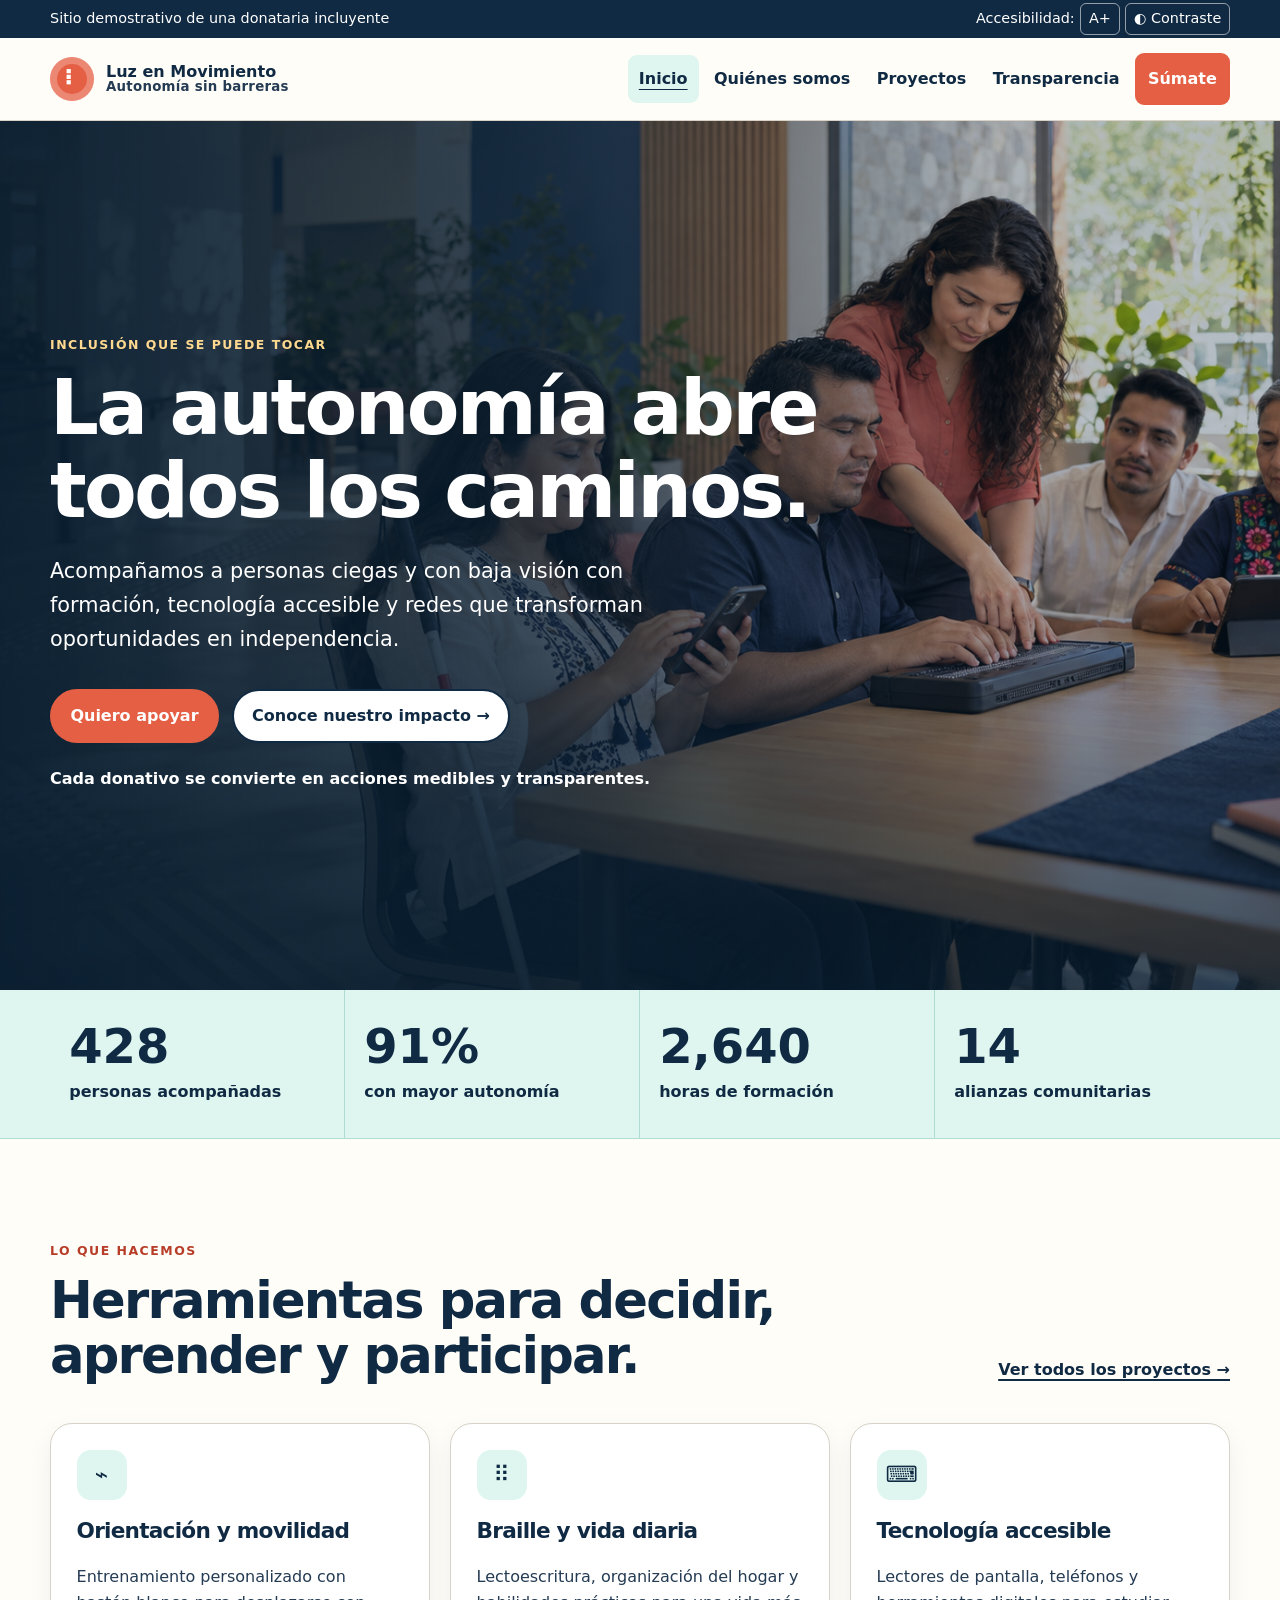
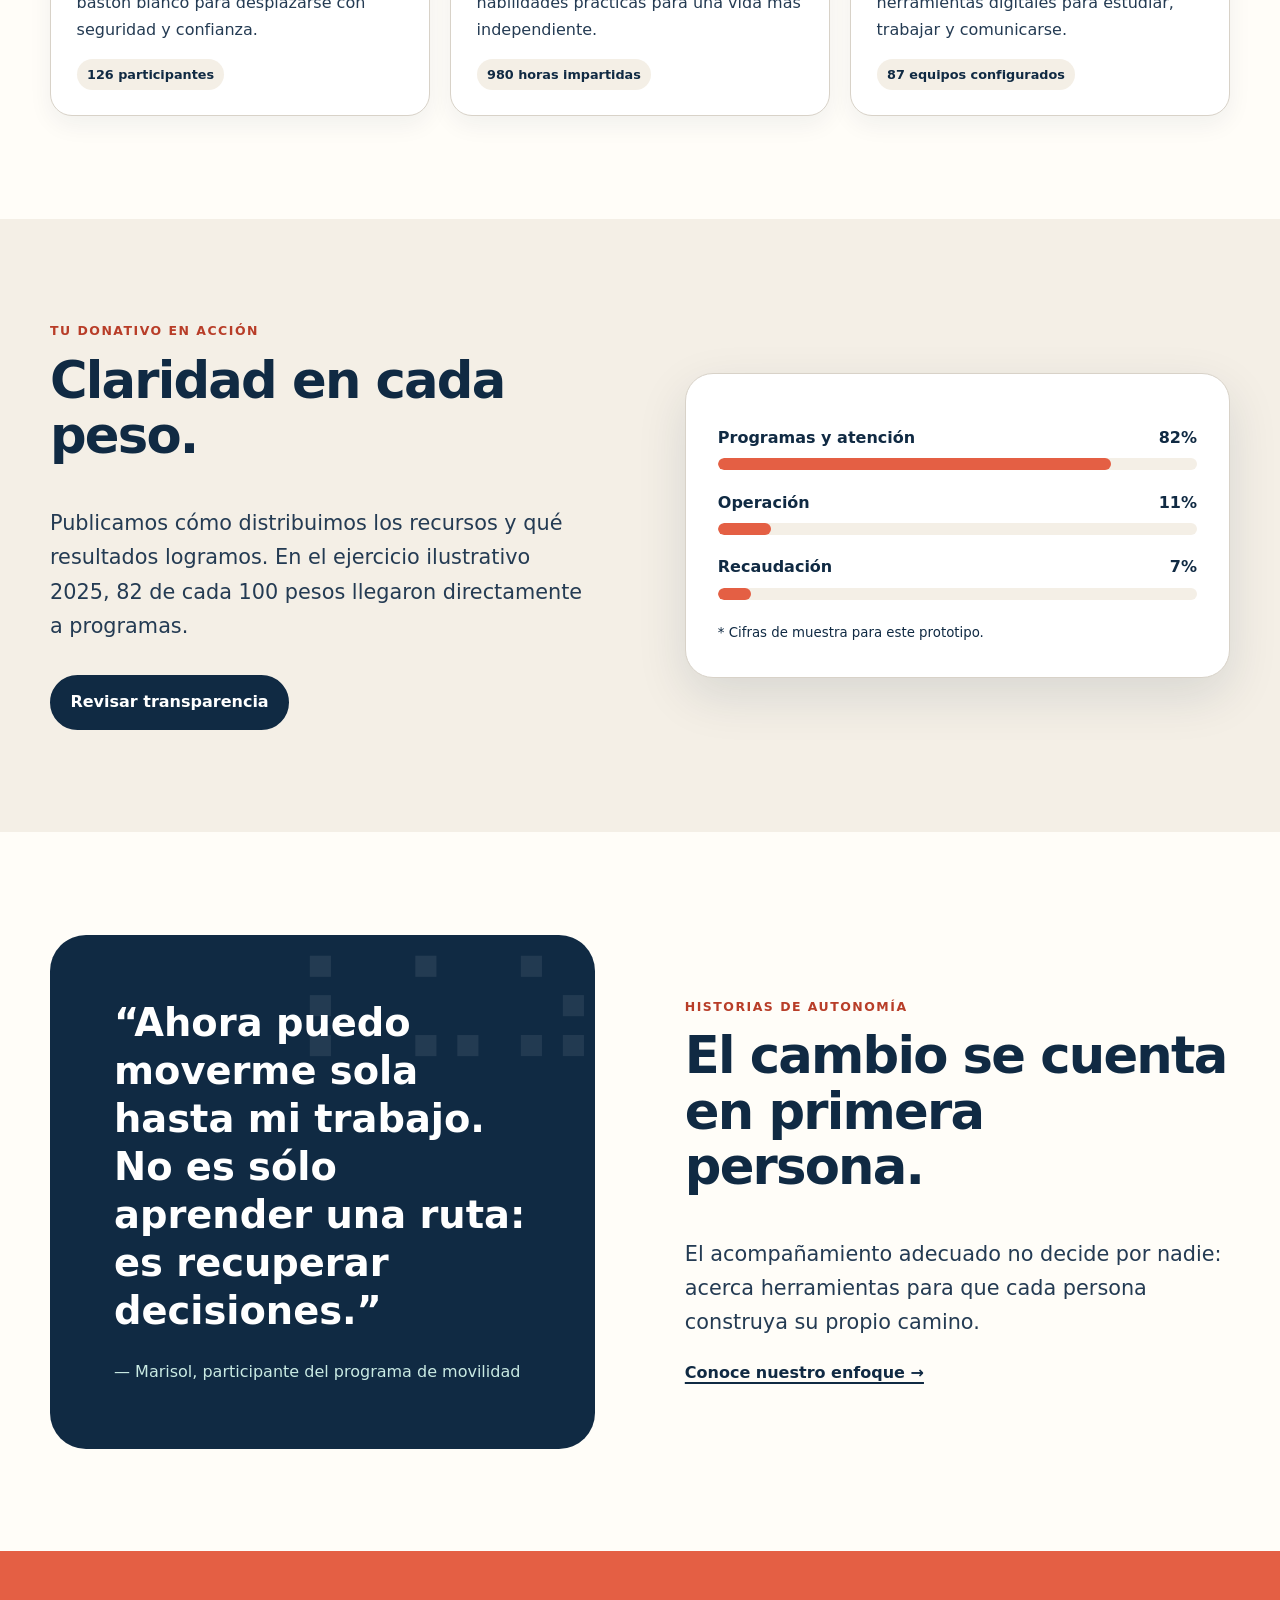
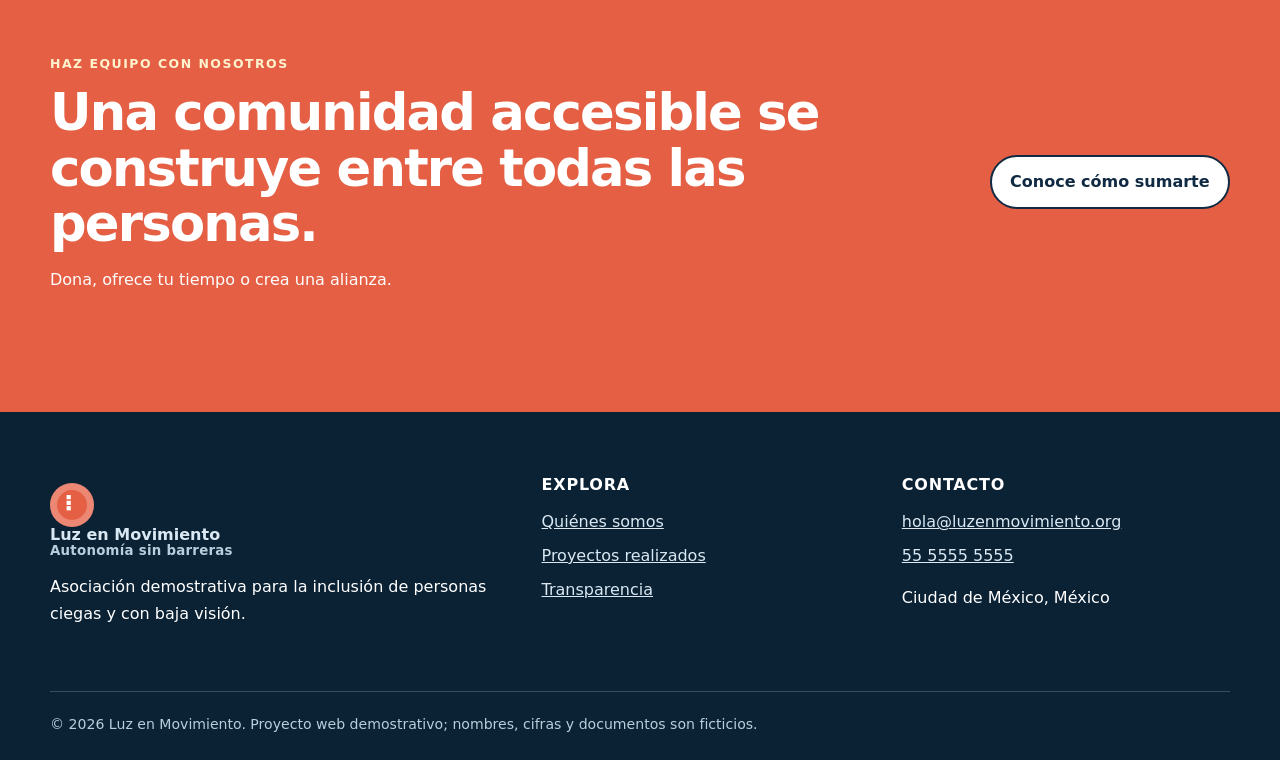
<file: index.html>
<!doctype html>
<html lang="es-MX">
<head>
  <meta charset="utf-8"><meta name="viewport" content="width=device-width,initial-scale=1">
  <meta name="description" content="Luz en Movimiento impulsa la autonomía y la inclusión de personas ciegas y con baja visión.">
  <title>Luz en Movimiento | Autonomía sin barreras</title>
  <link rel="stylesheet" href="assets/styles.css">
</head>
<body>
  <a class="skip-link" href="#contenido">Saltar al contenido principal</a>
  <div class="topbar"><div class="container"><span>Sitio demostrativo de una donataria incluyente</span><div class="accessibility" aria-label="Herramientas de accesibilidad"><span>Accesibilidad:</span><button type="button" data-action="text" title="Alternar texto grande">A+</button><button type="button" data-action="contrast" title="Alternar alto contraste">◐ Contraste</button></div></div></div>
  <header class="site-header"><div class="container nav-wrap"><a class="brand" href="index.html" aria-label="Luz en Movimiento, inicio"><span class="brand-mark" aria-hidden="true">⠇</span><span>Luz en Movimiento<small>Autonomía sin barreras</small></span></a><button class="menu-toggle" type="button" aria-expanded="false" aria-controls="principal">☰ Menú</button><nav id="principal" class="site-nav" aria-label="Navegación principal"><a href="index.html" aria-current="page">Inicio</a><a href="quienes-somos.html">Quiénes somos</a><a href="proyectos.html">Proyectos</a><a href="transparencia.html">Transparencia</a><a class="button button-coral" href="sumate.html">Súmate</a></nav></div></header>
  <main id="contenido">
    <section class="hero" aria-labelledby="hero-title"><img src="assets/hero.png" alt="Personas ciegas y con baja visión participan en un taller de tecnología accesible"><div class="container hero-content"><p class="eyebrow" style="color:#ffd98f">Inclusión que se puede tocar</p><h1 id="hero-title">La autonomía abre todos los caminos.</h1><p class="lead">Acompañamos a personas ciegas y con baja visión con formación, tecnología accesible y redes que transforman oportunidades en independencia.</p><div class="hero-actions"><a class="button button-coral" href="sumate.html">Quiero apoyar</a><a class="button button-light" href="proyectos.html">Conoce nuestro impacto →</a></div><p class="hero-note">Cada donativo se convierte en acciones medibles y transparentes.</p></div></section>
    <div class="impact-strip" aria-label="Resultados destacados"><div class="container stats"><div class="stat"><strong>428</strong><span>personas acompañadas</span></div><div class="stat"><strong>91%</strong><span>con mayor autonomía</span></div><div class="stat"><strong>2,640</strong><span>horas de formación</span></div><div class="stat"><strong>14</strong><span>alianzas comunitarias</span></div></div></div>
    <section><div class="container"><div class="section-head"><div><p class="eyebrow">Lo que hacemos</p><h2>Herramientas para decidir, aprender y participar.</h2></div><a class="text-link" href="proyectos.html">Ver todos los proyectos →</a></div><div class="grid-3"><article class="card"><div class="icon" aria-hidden="true">⌁</div><h3>Orientación y movilidad</h3><p>Entrenamiento personalizado con bastón blanco para desplazarse con seguridad y confianza.</p><span class="tag">126 participantes</span></article><article class="card"><div class="icon" aria-hidden="true">⠿</div><h3>Braille y vida diaria</h3><p>Lectoescritura, organización del hogar y habilidades prácticas para una vida más independiente.</p><span class="tag">980 horas impartidas</span></article><article class="card"><div class="icon" aria-hidden="true">⌨</div><h3>Tecnología accesible</h3><p>Lectores de pantalla, teléfonos y herramientas digitales para estudiar, trabajar y comunicarse.</p><span class="tag">87 equipos configurados</span></article></div></div></section>
    <section class="soft"><div class="container split"><div><p class="eyebrow">Tu donativo en acción</p><h2>Claridad en cada peso.</h2><p class="lead">Publicamos cómo distribuimos los recursos y qué resultados logramos. En el ejercicio ilustrativo 2025, 82 de cada 100 pesos llegaron directamente a programas.</p><div class="page-actions"><a class="button" href="transparencia.html">Revisar transparencia</a></div></div><div class="money-box" aria-label="Distribución ilustrativa de los recursos"><div class="money-row"><div class="money-label"><span>Programas y atención</span><span>82%</span></div><div class="bar"><span style="width:82%"></span></div></div><div class="money-row"><div class="money-label"><span>Operación</span><span>11%</span></div><div class="bar"><span style="width:11%"></span></div></div><div class="money-row"><div class="money-label"><span>Recaudación</span><span>7%</span></div><div class="bar"><span style="width:7%"></span></div></div><small>* Cifras de muestra para este prototipo.</small></div></div></section>
    <section><div class="container split"><div class="quote-card"><blockquote>“Ahora puedo moverme sola hasta mi trabajo. No es sólo aprender una ruta: es recuperar decisiones.”</blockquote><cite>— Marisol, participante del programa de movilidad</cite></div><div><p class="eyebrow">Historias de autonomía</p><h2>El cambio se cuenta en primera persona.</h2><p class="lead">El acompañamiento adecuado no decide por nadie: acerca herramientas para que cada persona construya su propio camino.</p><a class="text-link" href="quienes-somos.html">Conoce nuestro enfoque →</a></div></div></section>
    <section class="cta"><div class="container"><div><p class="eyebrow" style="color:#fff3ce">Haz equipo con nosotros</p><h2>Una comunidad accesible se construye entre todas las personas.</h2><p>Dona, ofrece tu tiempo o crea una alianza.</p></div><a class="button button-light" href="sumate.html">Conoce cómo sumarte</a></div></section>
  </main>
  <footer class="site-footer"><div class="container"><div class="footer-grid"><div><a class="brand" href="index.html"><span class="brand-mark">⠇</span><span>Luz en Movimiento<small style="color:#b8cedd">Autonomía sin barreras</small></span></a><p>Asociación demostrativa para la inclusión de personas ciegas y con baja visión.</p></div><div><h3>Explora</h3><a href="quienes-somos.html">Quiénes somos</a><a href="proyectos.html">Proyectos realizados</a><a href="transparencia.html">Transparencia</a></div><div><h3>Contacto</h3><a href="mailto:hola@luzenmovimiento.org">hola@luzenmovimiento.org</a><a href="tel:+525555555555">55 5555 5555</a><p>Ciudad de México, México</p></div></div><div class="footer-bottom">© <span data-year></span> Luz en Movimiento. Proyecto web demostrativo; nombres, cifras y documentos son ficticios.</div></div></footer>
  <script src="assets/main.js"></script>
</body>
</html>
</file>
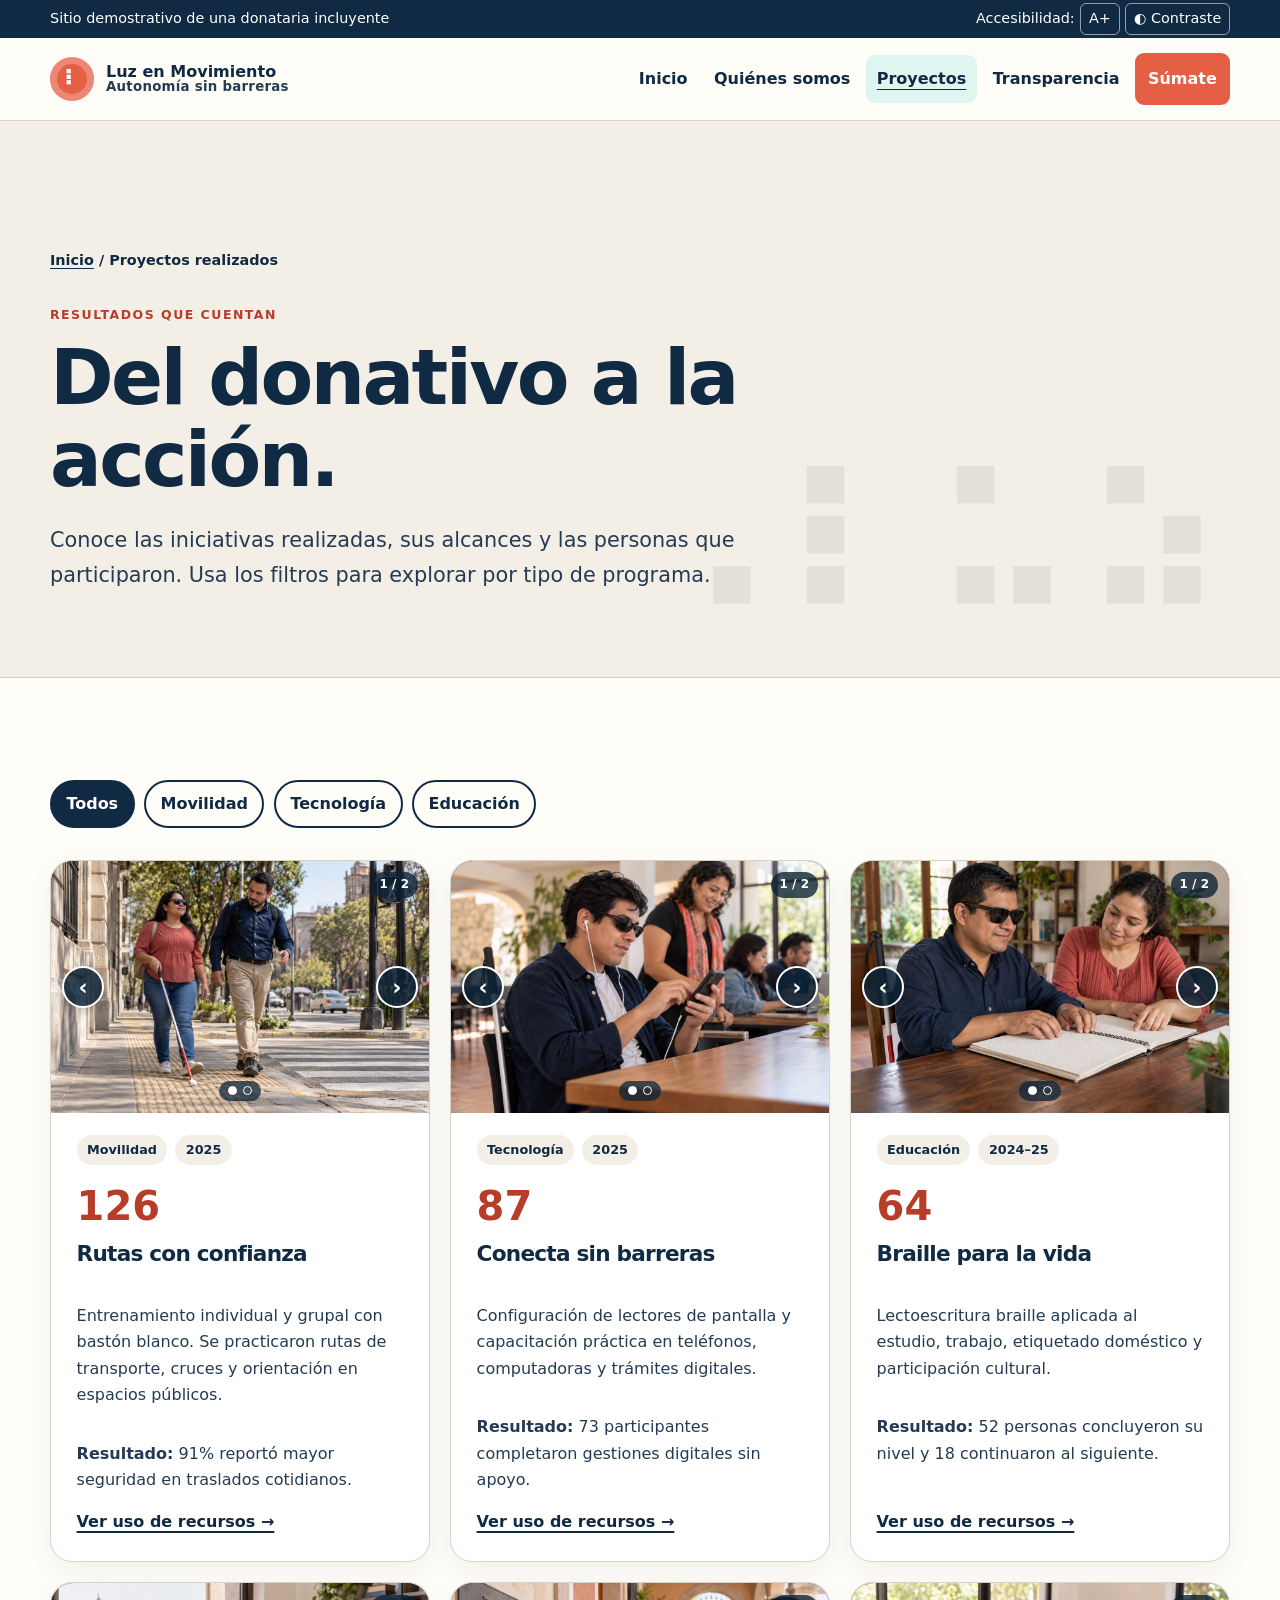
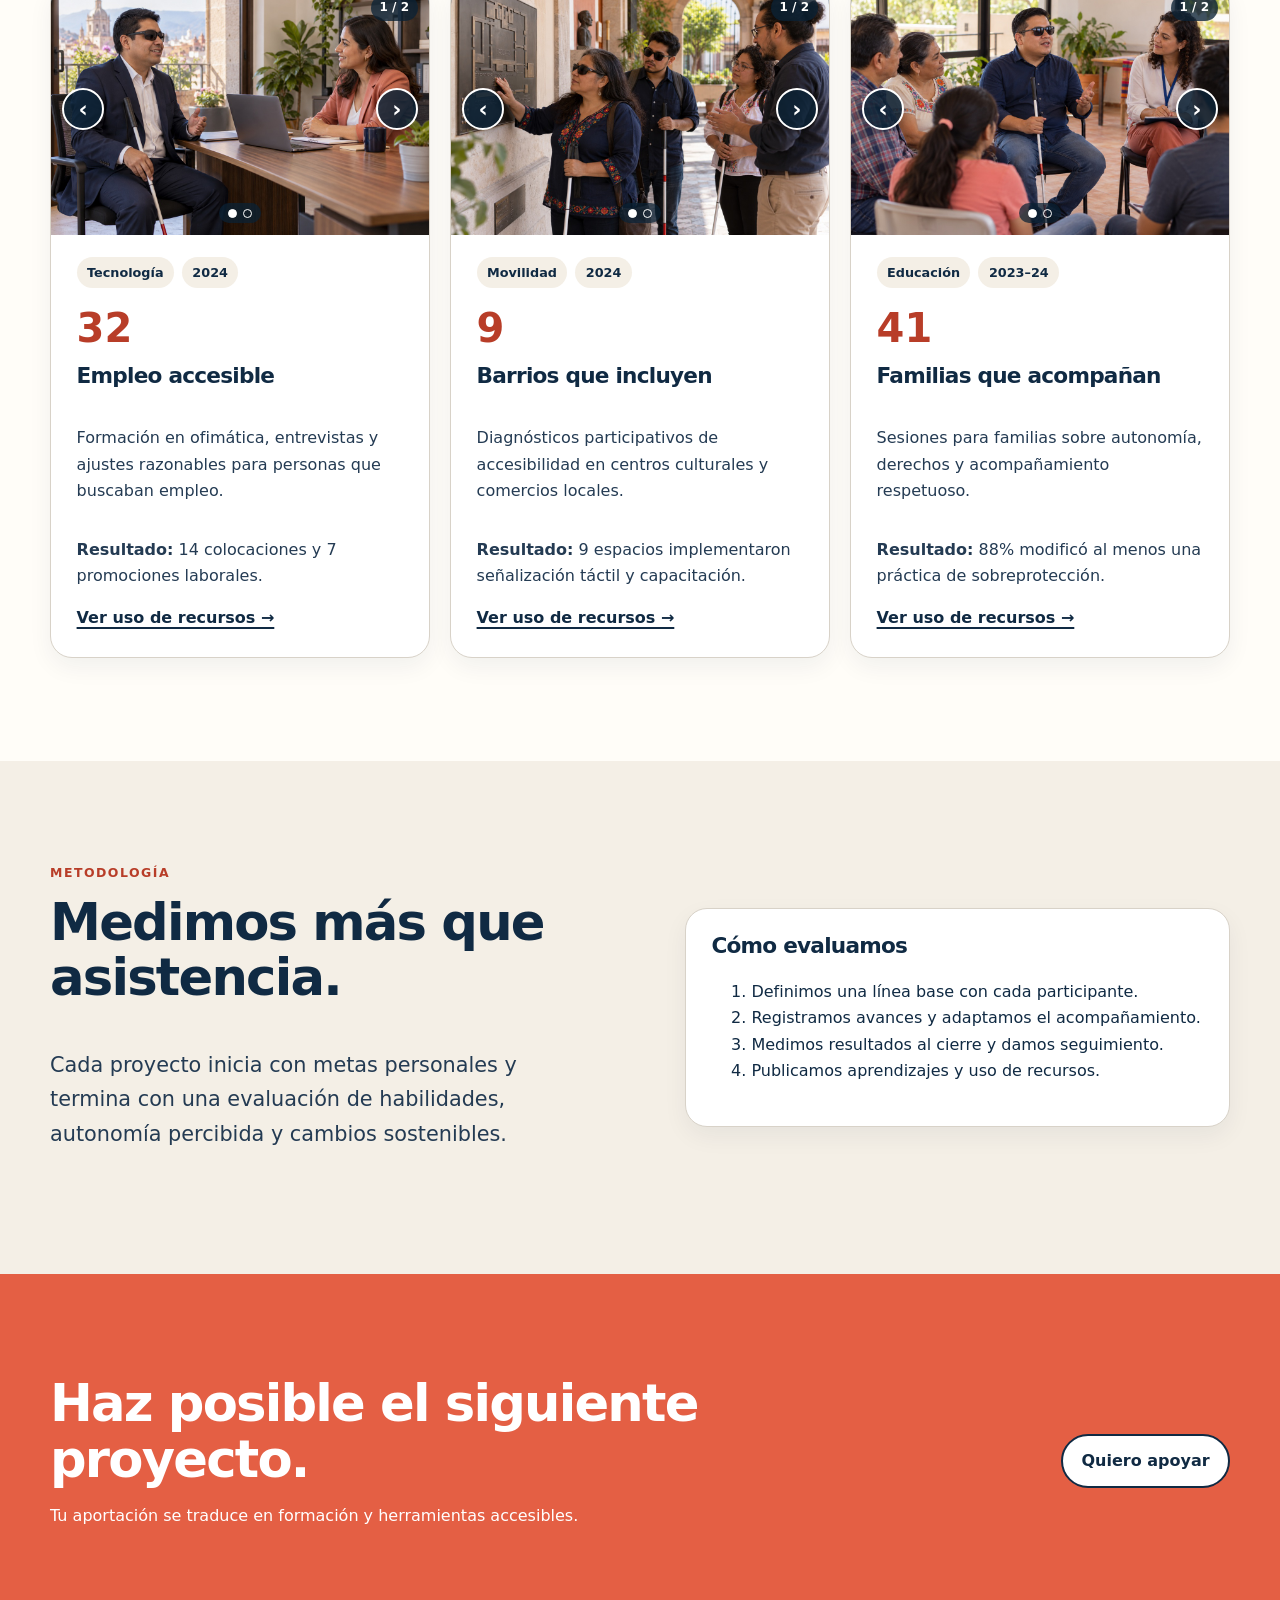
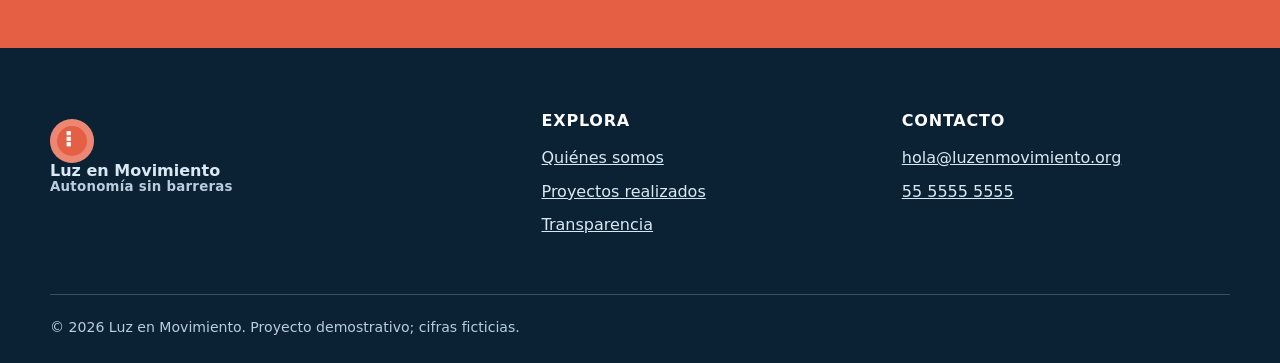
<file: proyectos.html>
<!doctype html><html lang="es-MX"><head><meta charset="utf-8"><meta name="viewport" content="width=device-width,initial-scale=1"><meta name="description" content="Proyectos y resultados de Luz en Movimiento."><title>Proyectos realizados | Luz en Movimiento</title><link rel="stylesheet" href="assets/styles.css"></head><body>
<a class="skip-link" href="#contenido">Saltar al contenido principal</a><div class="topbar"><div class="container"><span>Sitio demostrativo de una donataria incluyente</span><div class="accessibility"><span>Accesibilidad:</span><button type="button" data-action="text">A+</button><button type="button" data-action="contrast">◐ Contraste</button></div></div></div>
<header class="site-header"><div class="container nav-wrap"><a class="brand" href="index.html"><span class="brand-mark">⠇</span><span>Luz en Movimiento<small>Autonomía sin barreras</small></span></a><button class="menu-toggle" type="button" aria-expanded="false" aria-controls="principal">☰ Menú</button><nav id="principal" class="site-nav"><a href="index.html">Inicio</a><a href="quienes-somos.html">Quiénes somos</a><a href="proyectos.html" aria-current="page">Proyectos</a><a href="transparencia.html">Transparencia</a><a class="button button-coral" href="sumate.html">Súmate</a></nav></div></header>
<main id="contenido"><header class="page-hero"><div class="container"><div class="breadcrumbs"><a href="index.html">Inicio</a> / Proyectos realizados</div><p class="eyebrow">Resultados que cuentan</p><h1>Del donativo a la acción.</h1><p class="lead">Conoce las iniciativas realizadas, sus alcances y las personas que participaron. Usa los filtros para explorar por tipo de programa.</p></div></header>
<section><div class="container"><div class="filter-bar" aria-label="Filtrar proyectos"><button class="filter active" data-filter="todos" aria-pressed="true">Todos</button><button class="filter" data-filter="movilidad" aria-pressed="false">Movilidad</button><button class="filter" data-filter="tecnologia" aria-pressed="false">Tecnología</button><button class="filter" data-filter="educacion" aria-pressed="false">Educación</button></div><div class="grid-3" aria-live="polite">
<article class="card project-card" data-category="movilidad"><div class="project-gallery" tabindex="0" aria-label="Galería de Rutas con confianza"><div class="project-slides"><img class="project-slide active" src="assets/proyectos/movilidad-1.jpg" alt="Mujer practica una ruta urbana con bastón blanco y acompañamiento profesional"><img class="project-slide" src="assets/proyectos/movilidad-2.jpg" alt="Grupo practica orientación y movilidad en una plaza pública" loading="lazy"></div><button class="gallery-button gallery-prev" type="button" aria-label="Imagen anterior">‹</button><button class="gallery-button gallery-next" type="button" aria-label="Imagen siguiente">›</button><span class="gallery-count" aria-live="polite">1 / 2</span><div class="gallery-dots" aria-label="Elegir imagen"><button class="gallery-dot active" type="button" aria-label="Ver imagen 1"></button><button class="gallery-dot" type="button" aria-label="Ver imagen 2"></button></div></div><div class="project-meta"><span class="tag">Movilidad</span><span class="tag">2025</span></div><div class="project-number">126</div><h3>Rutas con confianza</h3><p>Entrenamiento individual y grupal con bastón blanco. Se practicaron rutas de transporte, cruces y orientación en espacios públicos.</p><p><strong>Resultado:</strong> 91% reportó mayor seguridad en traslados cotidianos.</p><a class="text-link" href="transparencia.html#recursos">Ver uso de recursos →</a></article>
<article class="card project-card" data-category="tecnologia"><div class="project-gallery" tabindex="0" aria-label="Galería de Conecta sin barreras"><div class="project-slides"><img class="project-slide active" src="assets/proyectos/tecnologia-1.jpg" alt="Joven utiliza un lector de pantalla en su teléfono durante un taller"><img class="project-slide" src="assets/proyectos/tecnologia-2.jpg" alt="Participante usa una línea braille conectada a una computadora" loading="lazy"></div><button class="gallery-button gallery-prev" type="button" aria-label="Imagen anterior">‹</button><button class="gallery-button gallery-next" type="button" aria-label="Imagen siguiente">›</button><span class="gallery-count" aria-live="polite">1 / 2</span><div class="gallery-dots" aria-label="Elegir imagen"><button class="gallery-dot active" type="button" aria-label="Ver imagen 1"></button><button class="gallery-dot" type="button" aria-label="Ver imagen 2"></button></div></div><div class="project-meta"><span class="tag">Tecnología</span><span class="tag">2025</span></div><div class="project-number">87</div><h3>Conecta sin barreras</h3><p>Configuración de lectores de pantalla y capacitación práctica en teléfonos, computadoras y trámites digitales.</p><p><strong>Resultado:</strong> 73 participantes completaron gestiones digitales sin apoyo.</p><a class="text-link" href="transparencia.html#recursos">Ver uso de recursos →</a></article>
<article class="card project-card" data-category="educacion"><div class="project-gallery" tabindex="0" aria-label="Galería de Braille para la vida"><div class="project-slides"><img class="project-slide active" src="assets/proyectos/braille-1.jpg" alt="Participante lee un libro en braille junto a una instructora"><img class="project-slide" src="assets/proyectos/braille-2.jpg" alt="Grupo coloca etiquetas braille en objetos de uso cotidiano" loading="lazy"></div><button class="gallery-button gallery-prev" type="button" aria-label="Imagen anterior">‹</button><button class="gallery-button gallery-next" type="button" aria-label="Imagen siguiente">›</button><span class="gallery-count" aria-live="polite">1 / 2</span><div class="gallery-dots" aria-label="Elegir imagen"><button class="gallery-dot active" type="button" aria-label="Ver imagen 1"></button><button class="gallery-dot" type="button" aria-label="Ver imagen 2"></button></div></div><div class="project-meta"><span class="tag">Educación</span><span class="tag">2024–25</span></div><div class="project-number">64</div><h3>Braille para la vida</h3><p>Lectoescritura braille aplicada al estudio, trabajo, etiquetado doméstico y participación cultural.</p><p><strong>Resultado:</strong> 52 personas concluyeron su nivel y 18 continuaron al siguiente.</p><a class="text-link" href="transparencia.html#recursos">Ver uso de recursos →</a></article>
<article class="card project-card" data-category="tecnologia"><div class="project-gallery" tabindex="0" aria-label="Galería de Empleo accesible"><div class="project-slides"><img class="project-slide active" src="assets/proyectos/empleo-1.jpg" alt="Profesional practica una entrevista de trabajo accesible"><img class="project-slide" src="assets/proyectos/empleo-2.jpg" alt="Profesional ciego trabaja con computadora y lector de pantalla en una oficina" loading="lazy"></div><button class="gallery-button gallery-prev" type="button" aria-label="Imagen anterior">‹</button><button class="gallery-button gallery-next" type="button" aria-label="Imagen siguiente">›</button><span class="gallery-count" aria-live="polite">1 / 2</span><div class="gallery-dots" aria-label="Elegir imagen"><button class="gallery-dot active" type="button" aria-label="Ver imagen 1"></button><button class="gallery-dot" type="button" aria-label="Ver imagen 2"></button></div></div><div class="project-meta"><span class="tag">Tecnología</span><span class="tag">2024</span></div><div class="project-number">32</div><h3>Empleo accesible</h3><p>Formación en ofimática, entrevistas y ajustes razonables para personas que buscaban empleo.</p><p><strong>Resultado:</strong> 14 colocaciones y 7 promociones laborales.</p><a class="text-link" href="transparencia.html#recursos">Ver uso de recursos →</a></article>
<article class="card project-card" data-category="movilidad"><div class="project-gallery" tabindex="0" aria-label="Galería de Barrios que incluyen"><div class="project-slides"><img class="project-slide active" src="assets/proyectos/barrios-1.jpg" alt="Personas revisan un mapa táctil en un centro cultural"><img class="project-slide" src="assets/proyectos/barrios-2.jpg" alt="Equipo instala señalización táctil accesible en la entrada de un recinto" loading="lazy"></div><button class="gallery-button gallery-prev" type="button" aria-label="Imagen anterior">‹</button><button class="gallery-button gallery-next" type="button" aria-label="Imagen siguiente">›</button><span class="gallery-count" aria-live="polite">1 / 2</span><div class="gallery-dots" aria-label="Elegir imagen"><button class="gallery-dot active" type="button" aria-label="Ver imagen 1"></button><button class="gallery-dot" type="button" aria-label="Ver imagen 2"></button></div></div><div class="project-meta"><span class="tag">Movilidad</span><span class="tag">2024</span></div><div class="project-number">9</div><h3>Barrios que incluyen</h3><p>Diagnósticos participativos de accesibilidad en centros culturales y comercios locales.</p><p><strong>Resultado:</strong> 9 espacios implementaron señalización táctil y capacitación.</p><a class="text-link" href="transparencia.html#recursos">Ver uso de recursos →</a></article>
<article class="card project-card" data-category="educacion"><div class="project-gallery" tabindex="0" aria-label="Galería de Familias que acompañan"><div class="project-slides"><img class="project-slide active" src="assets/proyectos/familias-1.jpg" alt="Persona ciega comparte su experiencia en un taller para familias"><img class="project-slide" src="assets/proyectos/familias-2.jpg" alt="Mujer ciega cocina con autonomía mientras su familia la acompaña" loading="lazy"></div><button class="gallery-button gallery-prev" type="button" aria-label="Imagen anterior">‹</button><button class="gallery-button gallery-next" type="button" aria-label="Imagen siguiente">›</button><span class="gallery-count" aria-live="polite">1 / 2</span><div class="gallery-dots" aria-label="Elegir imagen"><button class="gallery-dot active" type="button" aria-label="Ver imagen 1"></button><button class="gallery-dot" type="button" aria-label="Ver imagen 2"></button></div></div><div class="project-meta"><span class="tag">Educación</span><span class="tag">2023–24</span></div><div class="project-number">41</div><h3>Familias que acompañan</h3><p>Sesiones para familias sobre autonomía, derechos y acompañamiento respetuoso.</p><p><strong>Resultado:</strong> 88% modificó al menos una práctica de sobreprotección.</p><a class="text-link" href="transparencia.html#recursos">Ver uso de recursos →</a></article>
</div></div></section>
<section class="soft"><div class="container split"><div><p class="eyebrow">Metodología</p><h2>Medimos más que asistencia.</h2><p class="lead">Cada proyecto inicia con metas personales y termina con una evaluación de habilidades, autonomía percibida y cambios sostenibles.</p></div><div class="card"><h3>Cómo evaluamos</h3><ol><li>Definimos una línea base con cada participante.</li><li>Registramos avances y adaptamos el acompañamiento.</li><li>Medimos resultados al cierre y damos seguimiento.</li><li>Publicamos aprendizajes y uso de recursos.</li></ol></div></div></section>
<section class="cta"><div class="container"><div><h2>Haz posible el siguiente proyecto.</h2><p>Tu aportación se traduce en formación y herramientas accesibles.</p></div><a class="button button-light" href="sumate.html">Quiero apoyar</a></div></section></main>
<footer class="site-footer"><div class="container"><div class="footer-grid"><div><a class="brand" href="index.html"><span class="brand-mark">⠇</span><span>Luz en Movimiento<small style="color:#b8cedd">Autonomía sin barreras</small></span></a></div><div><h3>Explora</h3><a href="quienes-somos.html">Quiénes somos</a><a href="proyectos.html">Proyectos realizados</a><a href="transparencia.html">Transparencia</a></div><div><h3>Contacto</h3><a href="mailto:hola@luzenmovimiento.org">hola@luzenmovimiento.org</a><a href="tel:+525555555555">55 5555 5555</a></div></div><div class="footer-bottom">© <span data-year></span> Luz en Movimiento. Proyecto demostrativo; cifras ficticias.</div></div></footer><script src="assets/main.js"></script></body></html>
</file>
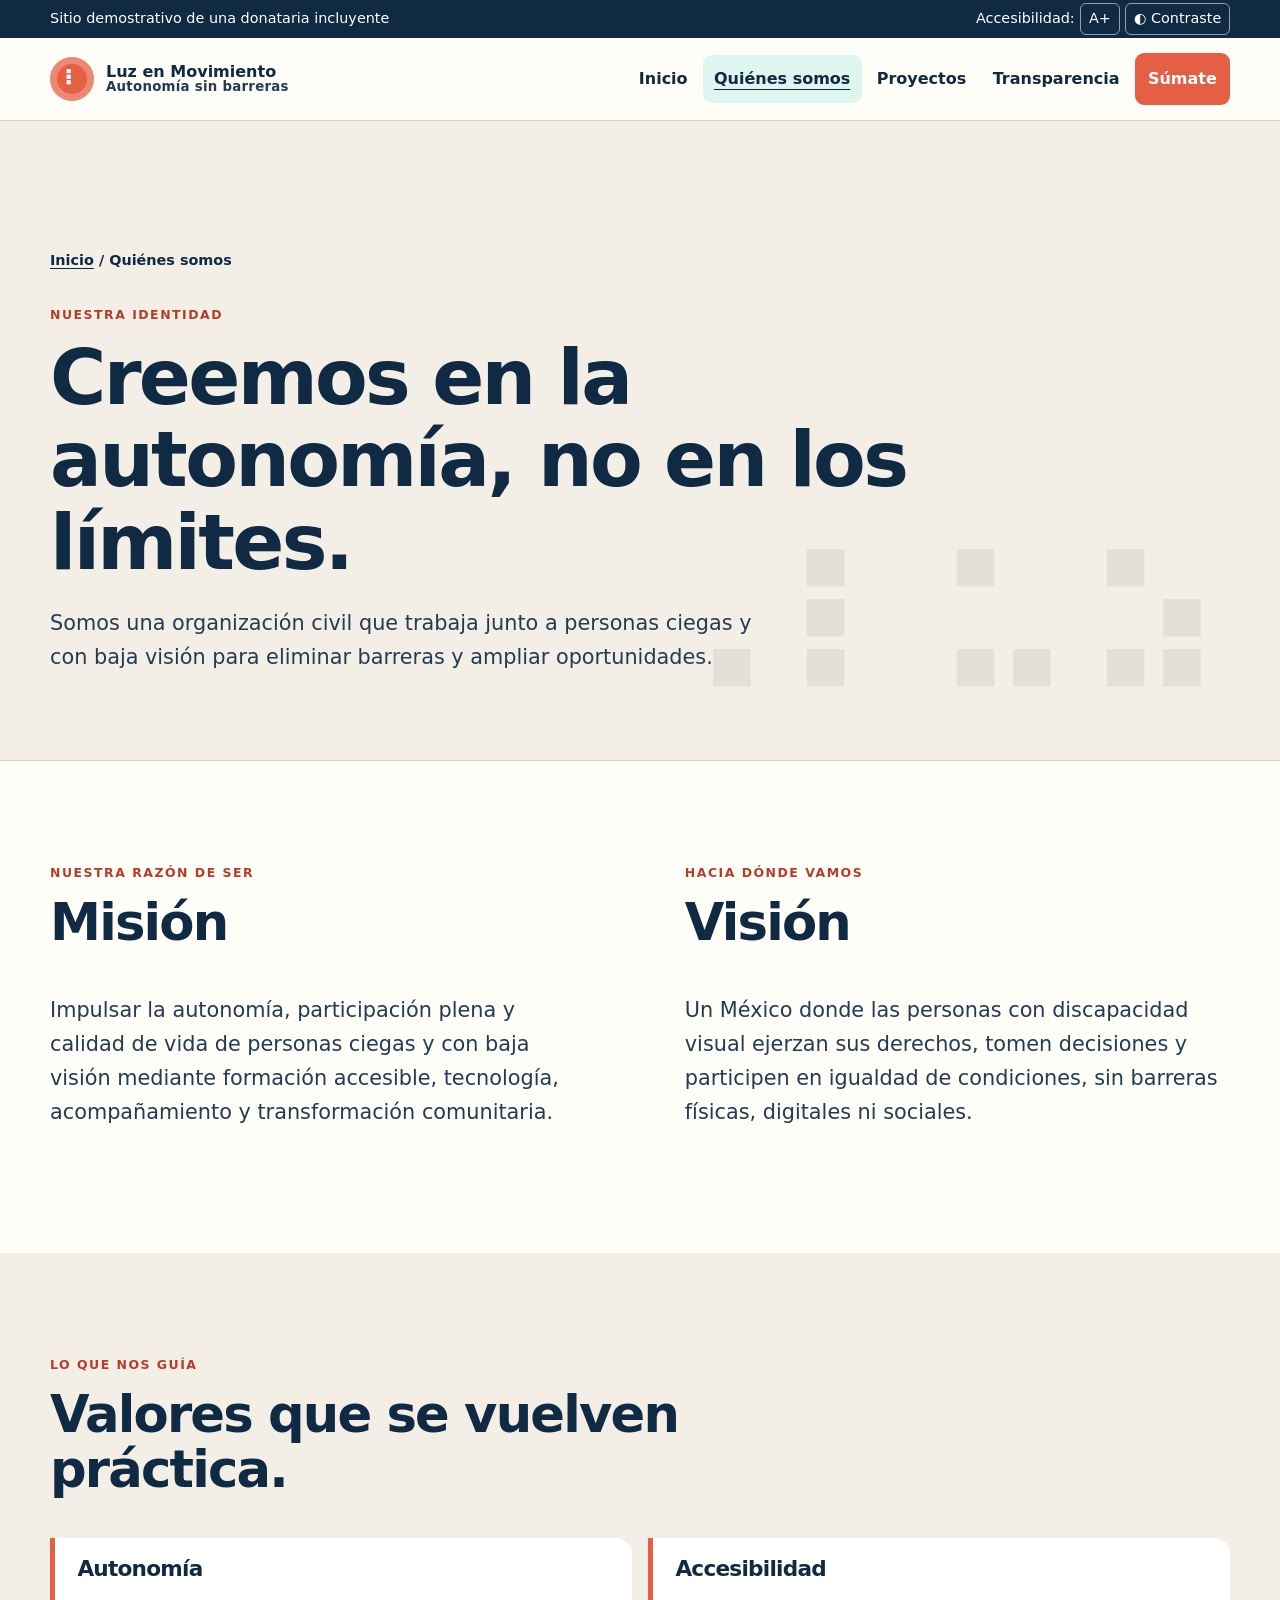
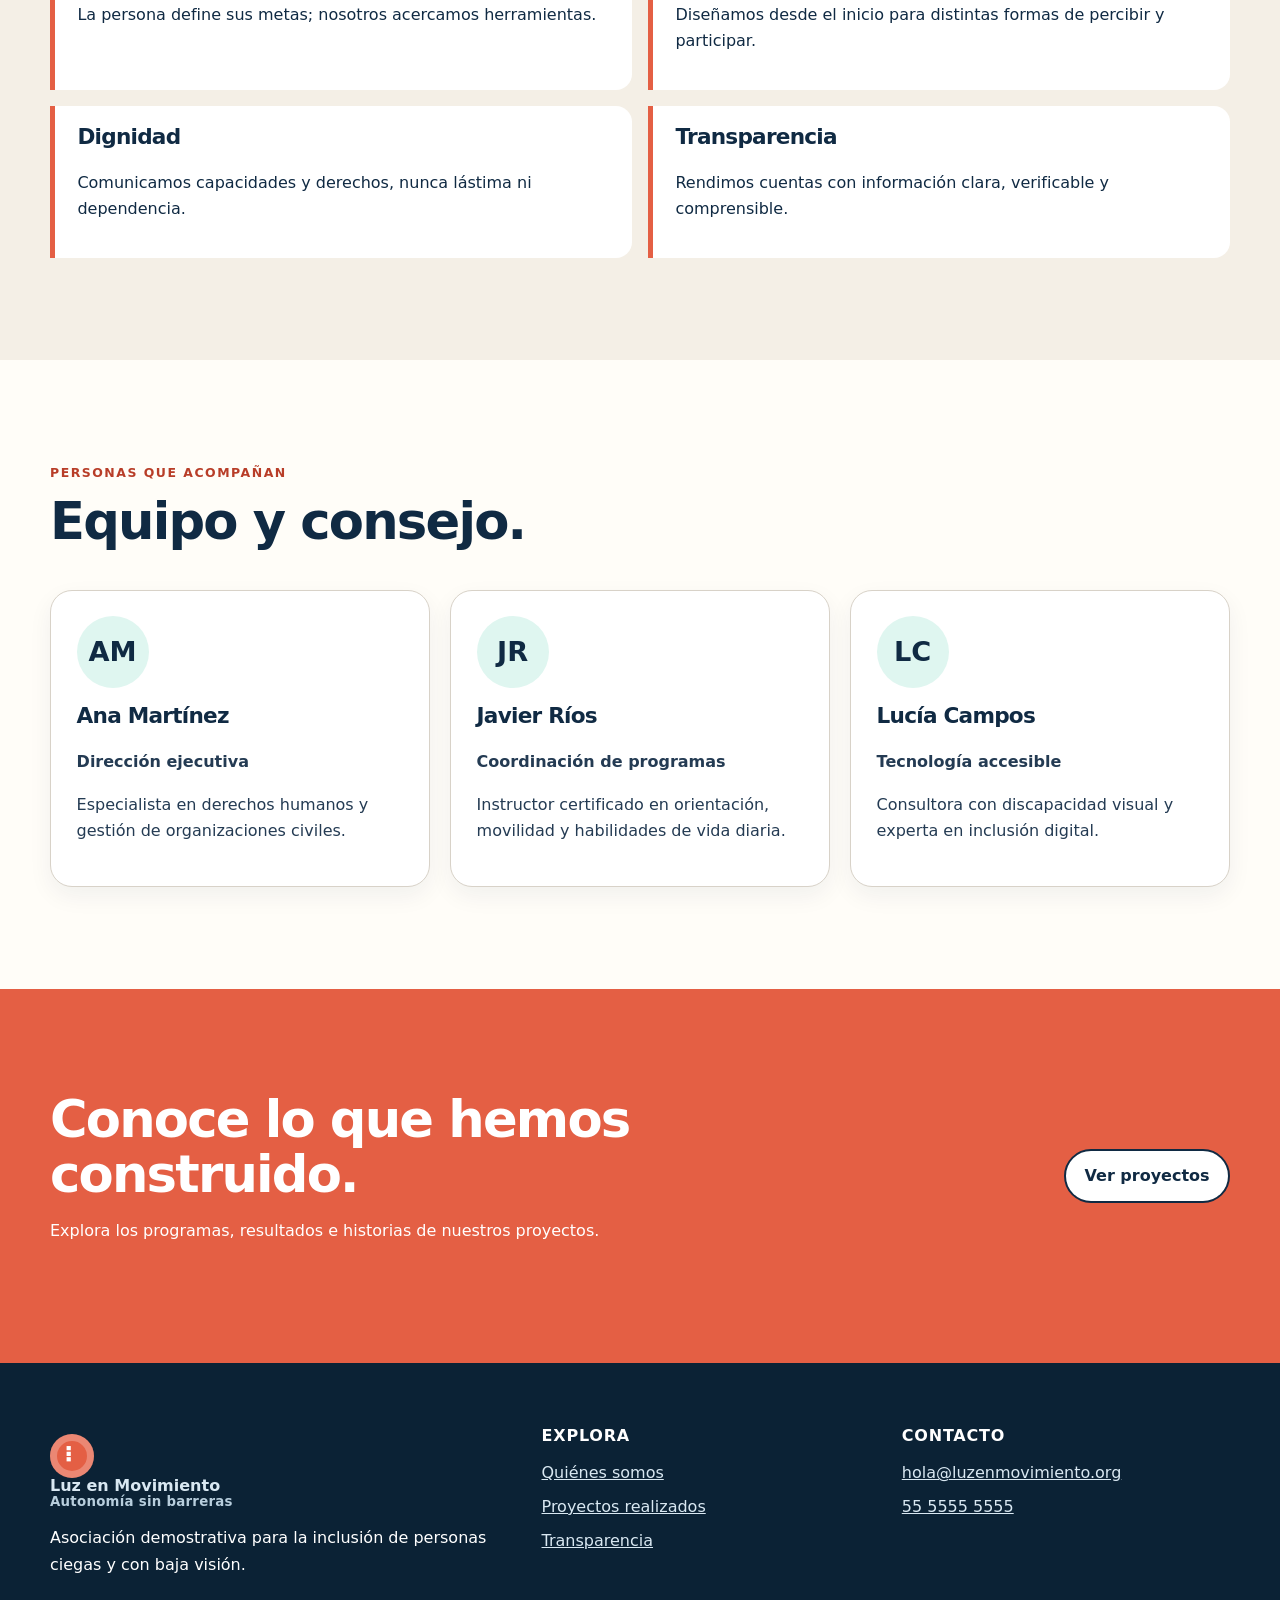
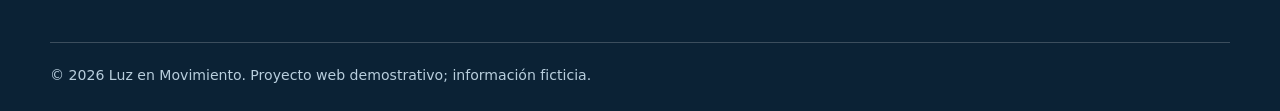
<file: quienes-somos.html>
<!doctype html><html lang="es-MX"><head><meta charset="utf-8"><meta name="viewport" content="width=device-width,initial-scale=1"><meta name="description" content="Conoce la misión, visión, valores y equipo de Luz en Movimiento."><title>Quiénes somos | Luz en Movimiento</title><link rel="stylesheet" href="assets/styles.css"></head><body>
<a class="skip-link" href="#contenido">Saltar al contenido principal</a><div class="topbar"><div class="container"><span>Sitio demostrativo de una donataria incluyente</span><div class="accessibility"><span>Accesibilidad:</span><button type="button" data-action="text">A+</button><button type="button" data-action="contrast">◐ Contraste</button></div></div></div>
<header class="site-header"><div class="container nav-wrap"><a class="brand" href="index.html"><span class="brand-mark">⠇</span><span>Luz en Movimiento<small>Autonomía sin barreras</small></span></a><button class="menu-toggle" type="button" aria-expanded="false" aria-controls="principal">☰ Menú</button><nav id="principal" class="site-nav"><a href="index.html">Inicio</a><a href="quienes-somos.html" aria-current="page">Quiénes somos</a><a href="proyectos.html">Proyectos</a><a href="transparencia.html">Transparencia</a><a class="button button-coral" href="sumate.html">Súmate</a></nav></div></header>
<main id="contenido"><header class="page-hero"><div class="container"><div class="breadcrumbs"><a href="index.html">Inicio</a> / Quiénes somos</div><p class="eyebrow">Nuestra identidad</p><h1>Creemos en la autonomía, no en los límites.</h1><p class="lead">Somos una organización civil que trabaja junto a personas ciegas y con baja visión para eliminar barreras y ampliar oportunidades.</p></div></header>
<section><div class="container split"><div><p class="eyebrow">Nuestra razón de ser</p><h2>Misión</h2><p class="lead">Impulsar la autonomía, participación plena y calidad de vida de personas ciegas y con baja visión mediante formación accesible, tecnología, acompañamiento y transformación comunitaria.</p></div><div><p class="eyebrow">Hacia dónde vamos</p><h2>Visión</h2><p class="lead">Un México donde las personas con discapacidad visual ejerzan sus derechos, tomen decisiones y participen en igualdad de condiciones, sin barreras físicas, digitales ni sociales.</p></div></div></section>
<section class="soft"><div class="container"><div class="section-head"><div><p class="eyebrow">Lo que nos guía</p><h2>Valores que se vuelven práctica.</h2></div></div><div class="values"><div class="value"><h3>Autonomía</h3><p>La persona define sus metas; nosotros acercamos herramientas.</p></div><div class="value"><h3>Accesibilidad</h3><p>Diseñamos desde el inicio para distintas formas de percibir y participar.</p></div><div class="value"><h3>Dignidad</h3><p>Comunicamos capacidades y derechos, nunca lástima ni dependencia.</p></div><div class="value"><h3>Transparencia</h3><p>Rendimos cuentas con información clara, verificable y comprensible.</p></div></div></div></section>
<section><div class="container"><div class="section-head"><div><p class="eyebrow">Personas que acompañan</p><h2>Equipo y consejo.</h2></div></div><div class="team-grid"><article class="card"><div class="avatar">AM</div><h3>Ana Martínez</h3><p><strong>Dirección ejecutiva</strong></p><p>Especialista en derechos humanos y gestión de organizaciones civiles.</p></article><article class="card"><div class="avatar">JR</div><h3>Javier Ríos</h3><p><strong>Coordinación de programas</strong></p><p>Instructor certificado en orientación, movilidad y habilidades de vida diaria.</p></article><article class="card"><div class="avatar">LC</div><h3>Lucía Campos</h3><p><strong>Tecnología accesible</strong></p><p>Consultora con discapacidad visual y experta en inclusión digital.</p></article></div></div></section>
<section class="cta"><div class="container"><div><h2>Conoce lo que hemos construido.</h2><p>Explora los programas, resultados e historias de nuestros proyectos.</p></div><a class="button button-light" href="proyectos.html">Ver proyectos</a></div></section></main>
<footer class="site-footer"><div class="container"><div class="footer-grid"><div><a class="brand" href="index.html"><span class="brand-mark">⠇</span><span>Luz en Movimiento<small style="color:#b8cedd">Autonomía sin barreras</small></span></a><p>Asociación demostrativa para la inclusión de personas ciegas y con baja visión.</p></div><div><h3>Explora</h3><a href="quienes-somos.html">Quiénes somos</a><a href="proyectos.html">Proyectos realizados</a><a href="transparencia.html">Transparencia</a></div><div><h3>Contacto</h3><a href="mailto:hola@luzenmovimiento.org">hola@luzenmovimiento.org</a><a href="tel:+525555555555">55 5555 5555</a></div></div><div class="footer-bottom">© <span data-year></span> Luz en Movimiento. Proyecto web demostrativo; información ficticia.</div></div></footer><script src="assets/main.js"></script></body></html>
</file>
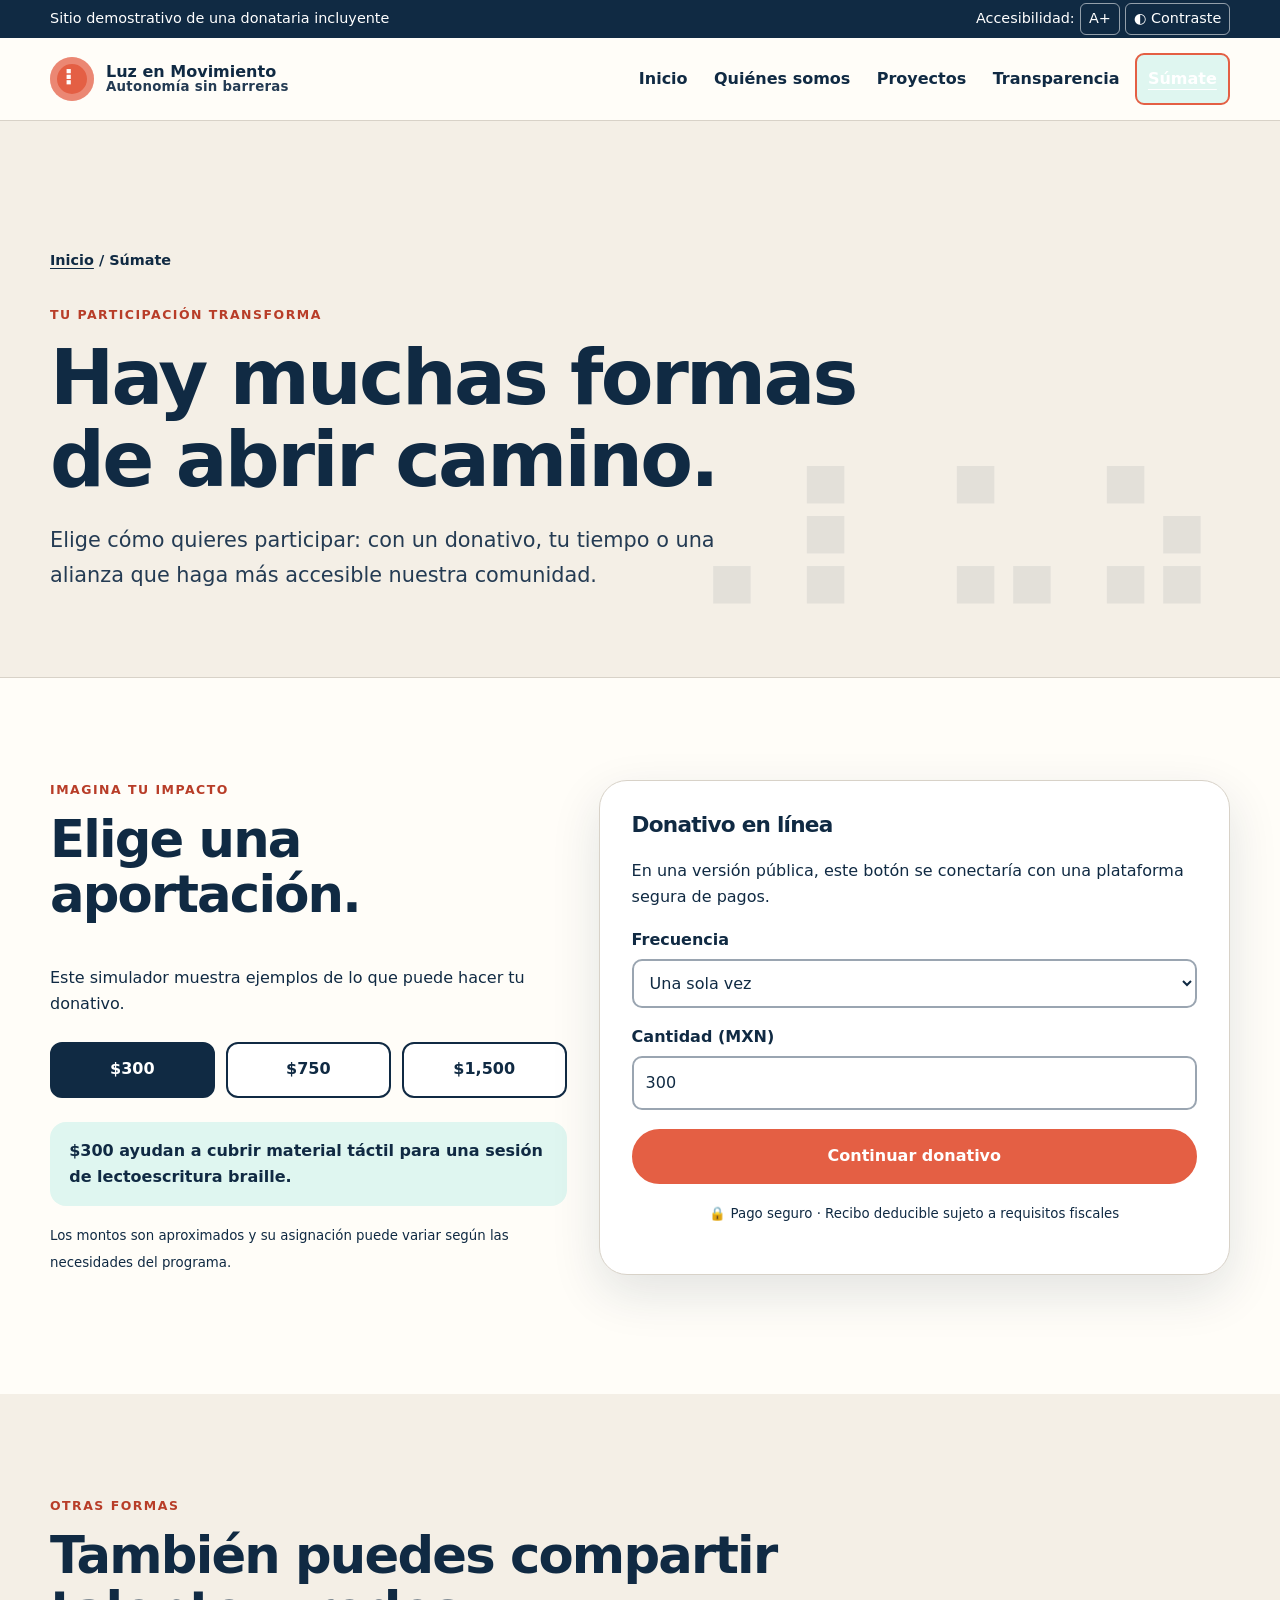
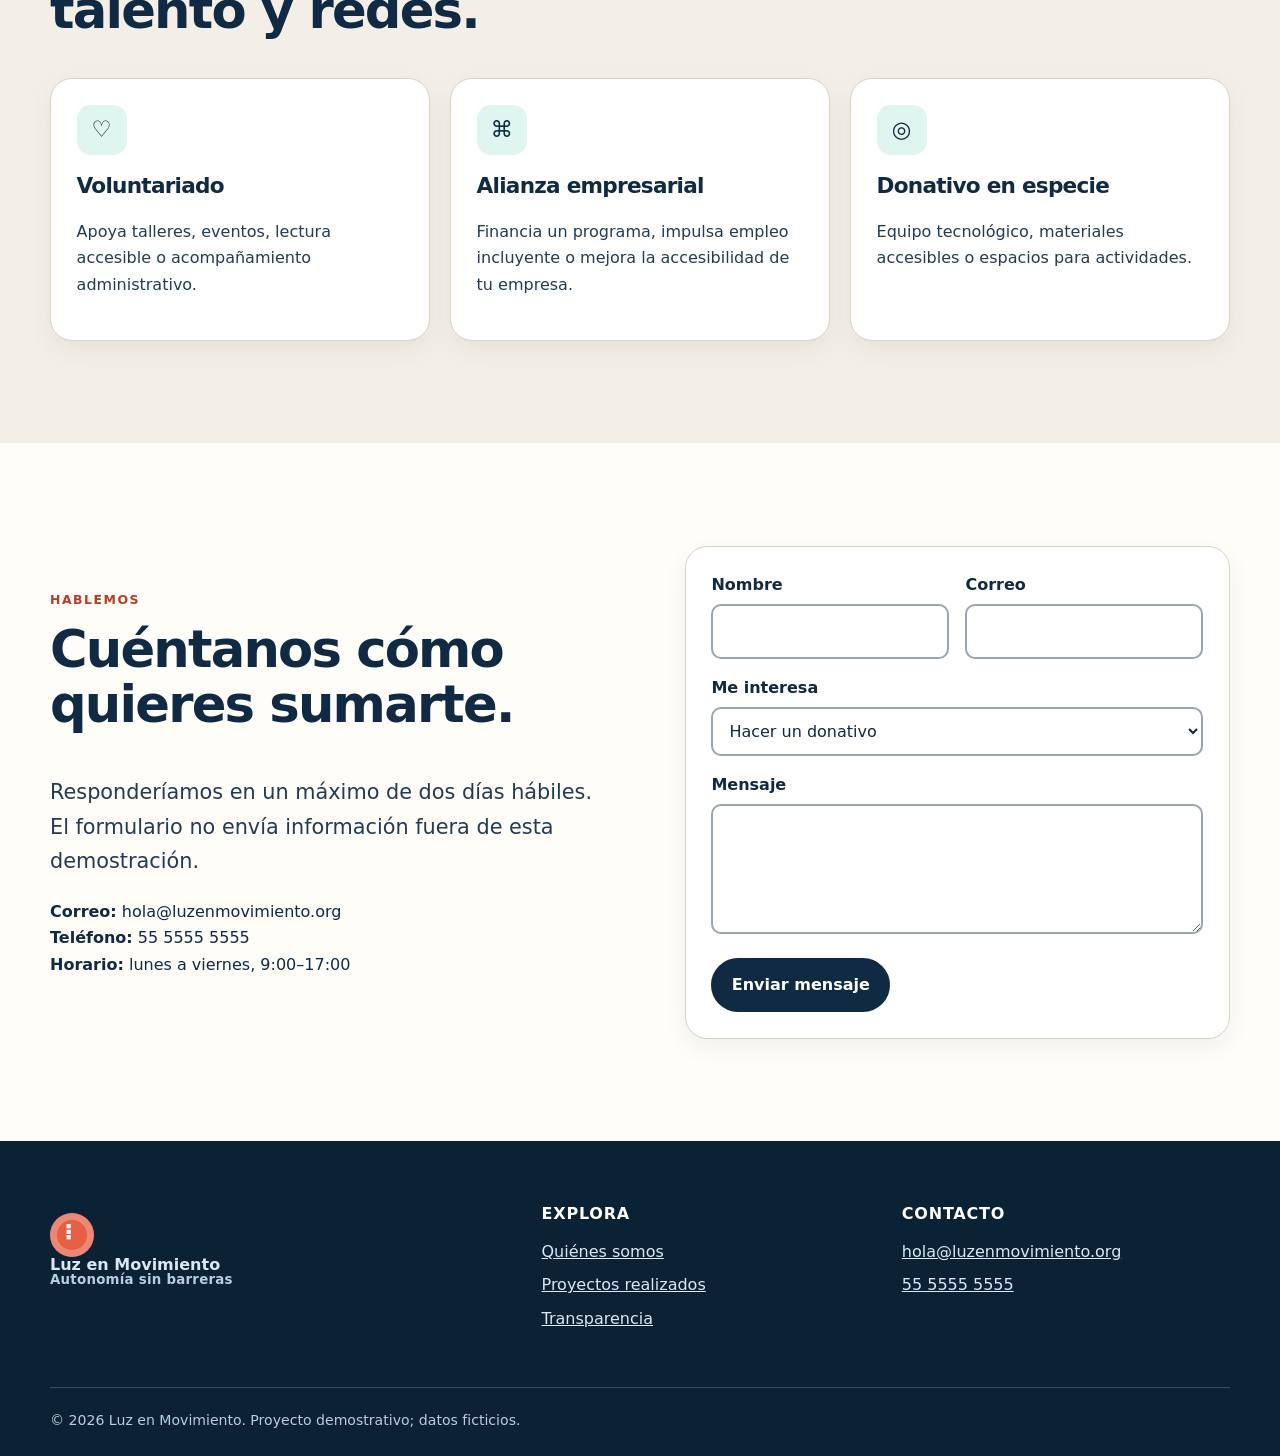
<file: sumate.html>
<!doctype html><html lang="es-MX"><head><meta charset="utf-8"><meta name="viewport" content="width=device-width,initial-scale=1"><meta name="description" content="Dona, haz voluntariado o crea una alianza con Luz en Movimiento."><title>Súmate | Luz en Movimiento</title><link rel="stylesheet" href="assets/styles.css"></head><body>
<a class="skip-link" href="#contenido">Saltar al contenido principal</a><div class="topbar"><div class="container"><span>Sitio demostrativo de una donataria incluyente</span><div class="accessibility"><span>Accesibilidad:</span><button type="button" data-action="text">A+</button><button type="button" data-action="contrast">◐ Contraste</button></div></div></div>
<header class="site-header"><div class="container nav-wrap"><a class="brand" href="index.html"><span class="brand-mark">⠇</span><span>Luz en Movimiento<small>Autonomía sin barreras</small></span></a><button class="menu-toggle" type="button" aria-expanded="false" aria-controls="principal">☰ Menú</button><nav id="principal" class="site-nav"><a href="index.html">Inicio</a><a href="quienes-somos.html">Quiénes somos</a><a href="proyectos.html">Proyectos</a><a href="transparencia.html">Transparencia</a><a class="button button-coral" href="sumate.html" aria-current="page">Súmate</a></nav></div></header>
<main id="contenido"><header class="page-hero"><div class="container"><div class="breadcrumbs"><a href="index.html">Inicio</a> / Súmate</div><p class="eyebrow">Tu participación transforma</p><h1>Hay muchas formas de abrir camino.</h1><p class="lead">Elige cómo quieres participar: con un donativo, tu tiempo o una alianza que haga más accesible nuestra comunidad.</p></div></header>
<section><div class="container donation-layout"><div><p class="eyebrow">Imagina tu impacto</p><h2>Elige una aportación.</h2><p>Este simulador muestra ejemplos de lo que puede hacer tu donativo.</p><div class="amounts" aria-label="Montos de donación"><button class="amount active" data-amount="300" aria-pressed="true">$300</button><button class="amount" data-amount="750" aria-pressed="false">$750</button><button class="amount" data-amount="1500" aria-pressed="false">$1,500</button></div><div id="impact-result" class="impact-result" aria-live="polite"><strong>$300</strong> ayudan a cubrir material táctil para una sesión de lectoescritura braille.</div><p><small>Los montos son aproximados y su asignación puede variar según las necesidades del programa.</small></p></div><div class="money-box"><h3>Donativo en línea</h3><p>En una versión pública, este botón se conectaría con una plataforma segura de pagos.</p><label for="frecuencia">Frecuencia</label><select id="frecuencia"><option>Una sola vez</option><option>Mensual</option></select><label for="cantidad" style="margin-top:1rem">Cantidad (MXN)</label><input id="cantidad" type="number" min="100" step="50" value="300"><button class="button button-coral" type="button" style="width:100%;margin-top:1.2rem" onclick="alert('Demostración: aquí se abriría el pago seguro.')">Continuar donativo</button><p style="text-align:center"><small>🔒 Pago seguro · Recibo deducible sujeto a requisitos fiscales</small></p></div></div></section>
<section class="soft"><div class="container"><div class="section-head"><div><p class="eyebrow">Otras formas</p><h2>También puedes compartir talento y redes.</h2></div></div><div class="grid-3"><article class="card"><div class="icon">♡</div><h3>Voluntariado</h3><p>Apoya talleres, eventos, lectura accesible o acompañamiento administrativo.</p></article><article class="card"><div class="icon">⌘</div><h3>Alianza empresarial</h3><p>Financia un programa, impulsa empleo incluyente o mejora la accesibilidad de tu empresa.</p></article><article class="card"><div class="icon">◎</div><h3>Donativo en especie</h3><p>Equipo tecnológico, materiales accesibles o espacios para actividades.</p></article></div></div></section>
<section id="contacto"><div class="container split"><div><p class="eyebrow">Hablemos</p><h2>Cuéntanos cómo quieres sumarte.</h2><p class="lead">Responderíamos en un máximo de dos días hábiles. El formulario no envía información fuera de esta demostración.</p><p><strong>Correo:</strong> hola@luzenmovimiento.org<br><strong>Teléfono:</strong> 55 5555 5555<br><strong>Horario:</strong> lunes a viernes, 9:00–17:00</p></div><form id="contact-form" class="card"><div class="form-grid"><div><label for="nombre">Nombre</label><input id="nombre" name="nombre" autocomplete="name" required></div><div><label for="correo">Correo</label><input id="correo" name="correo" type="email" autocomplete="email" required></div><div class="full"><label for="interes">Me interesa</label><select id="interes" name="interes"><option>Hacer un donativo</option><option>Voluntariado</option><option>Alianza empresarial</option><option>Donativo en especie</option><option>Solicitar información</option></select></div><div class="full"><label for="mensaje">Mensaje</label><textarea id="mensaje" name="mensaje" required></textarea></div><div class="full"><button class="button" type="submit">Enviar mensaje</button><div class="form-status" tabindex="-1" aria-live="polite"></div></div></div></form></div></section></main>
<footer class="site-footer"><div class="container"><div class="footer-grid"><div><a class="brand" href="index.html"><span class="brand-mark">⠇</span><span>Luz en Movimiento<small style="color:#b8cedd">Autonomía sin barreras</small></span></a></div><div><h3>Explora</h3><a href="quienes-somos.html">Quiénes somos</a><a href="proyectos.html">Proyectos realizados</a><a href="transparencia.html">Transparencia</a></div><div><h3>Contacto</h3><a href="mailto:hola@luzenmovimiento.org">hola@luzenmovimiento.org</a><a href="tel:+525555555555">55 5555 5555</a></div></div><div class="footer-bottom">© <span data-year></span> Luz en Movimiento. Proyecto demostrativo; datos ficticios.</div></div></footer><script src="assets/main.js"></script></body></html>
</file>
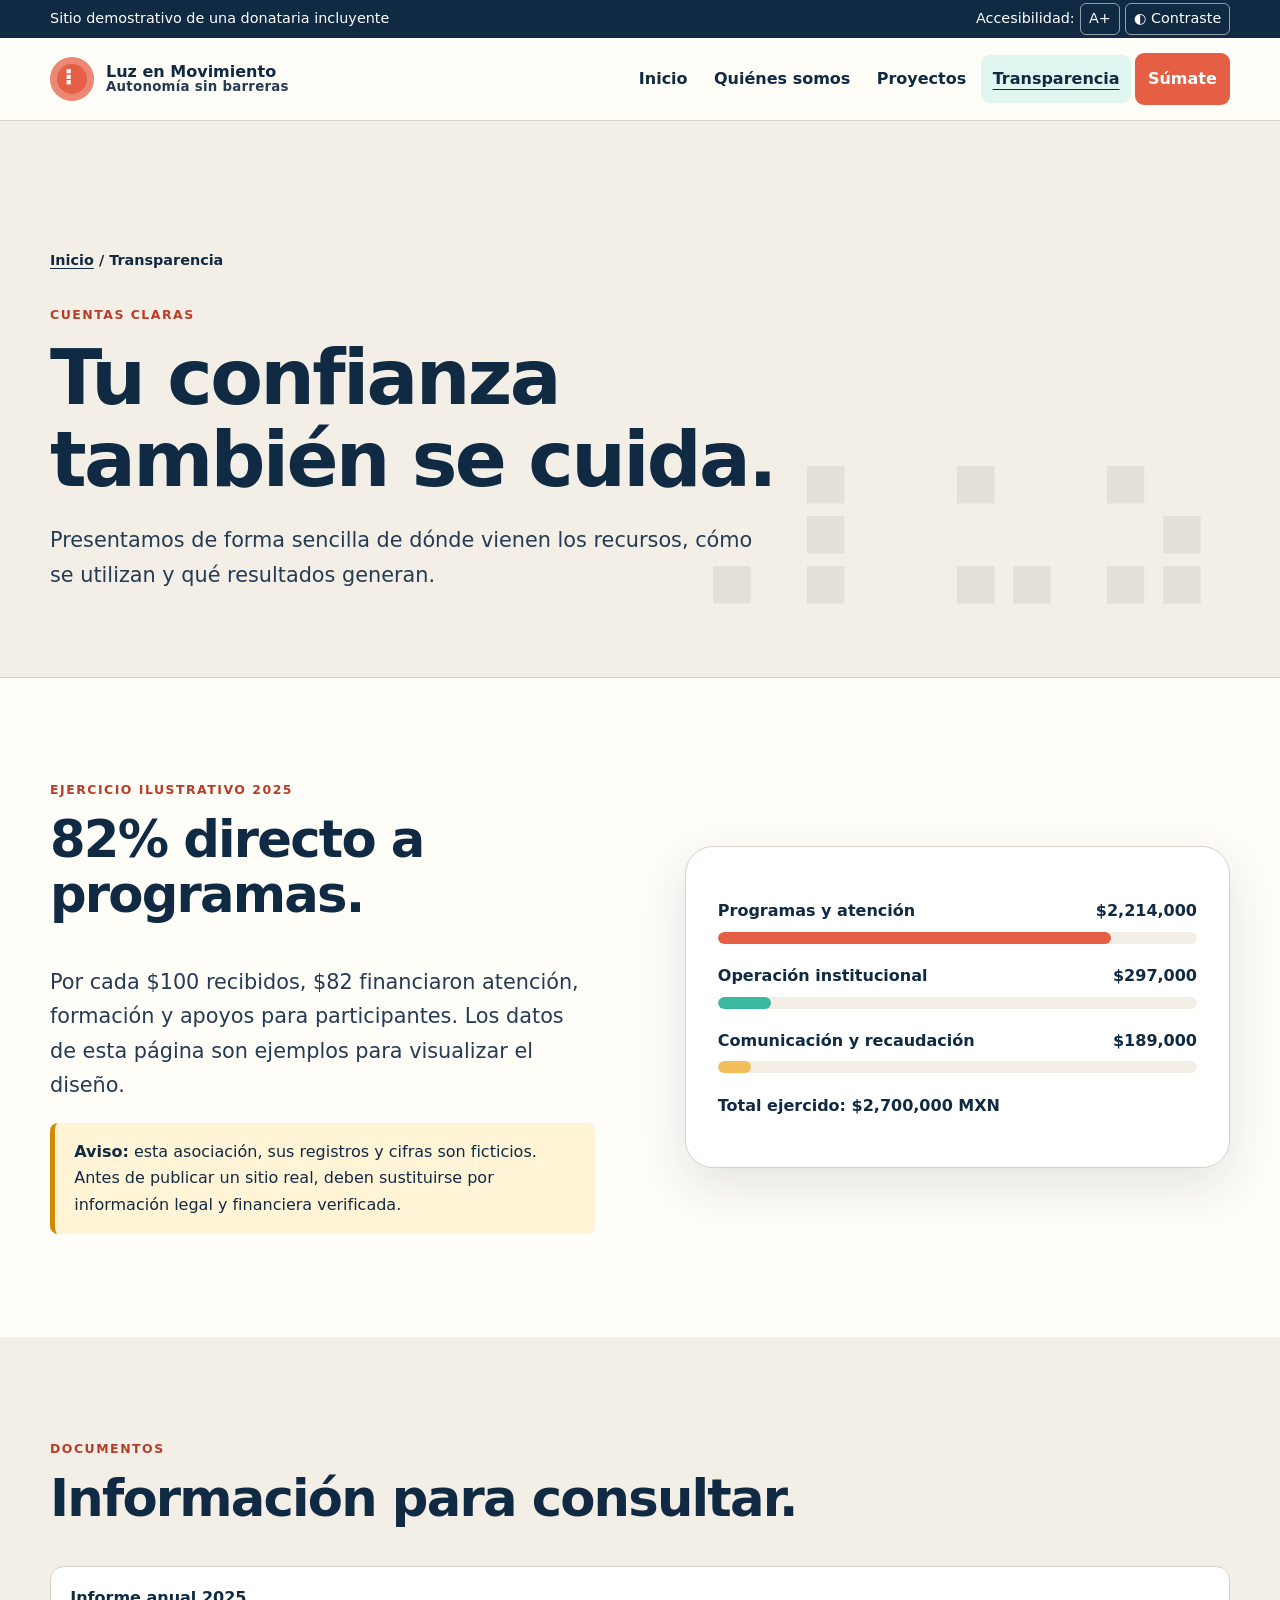
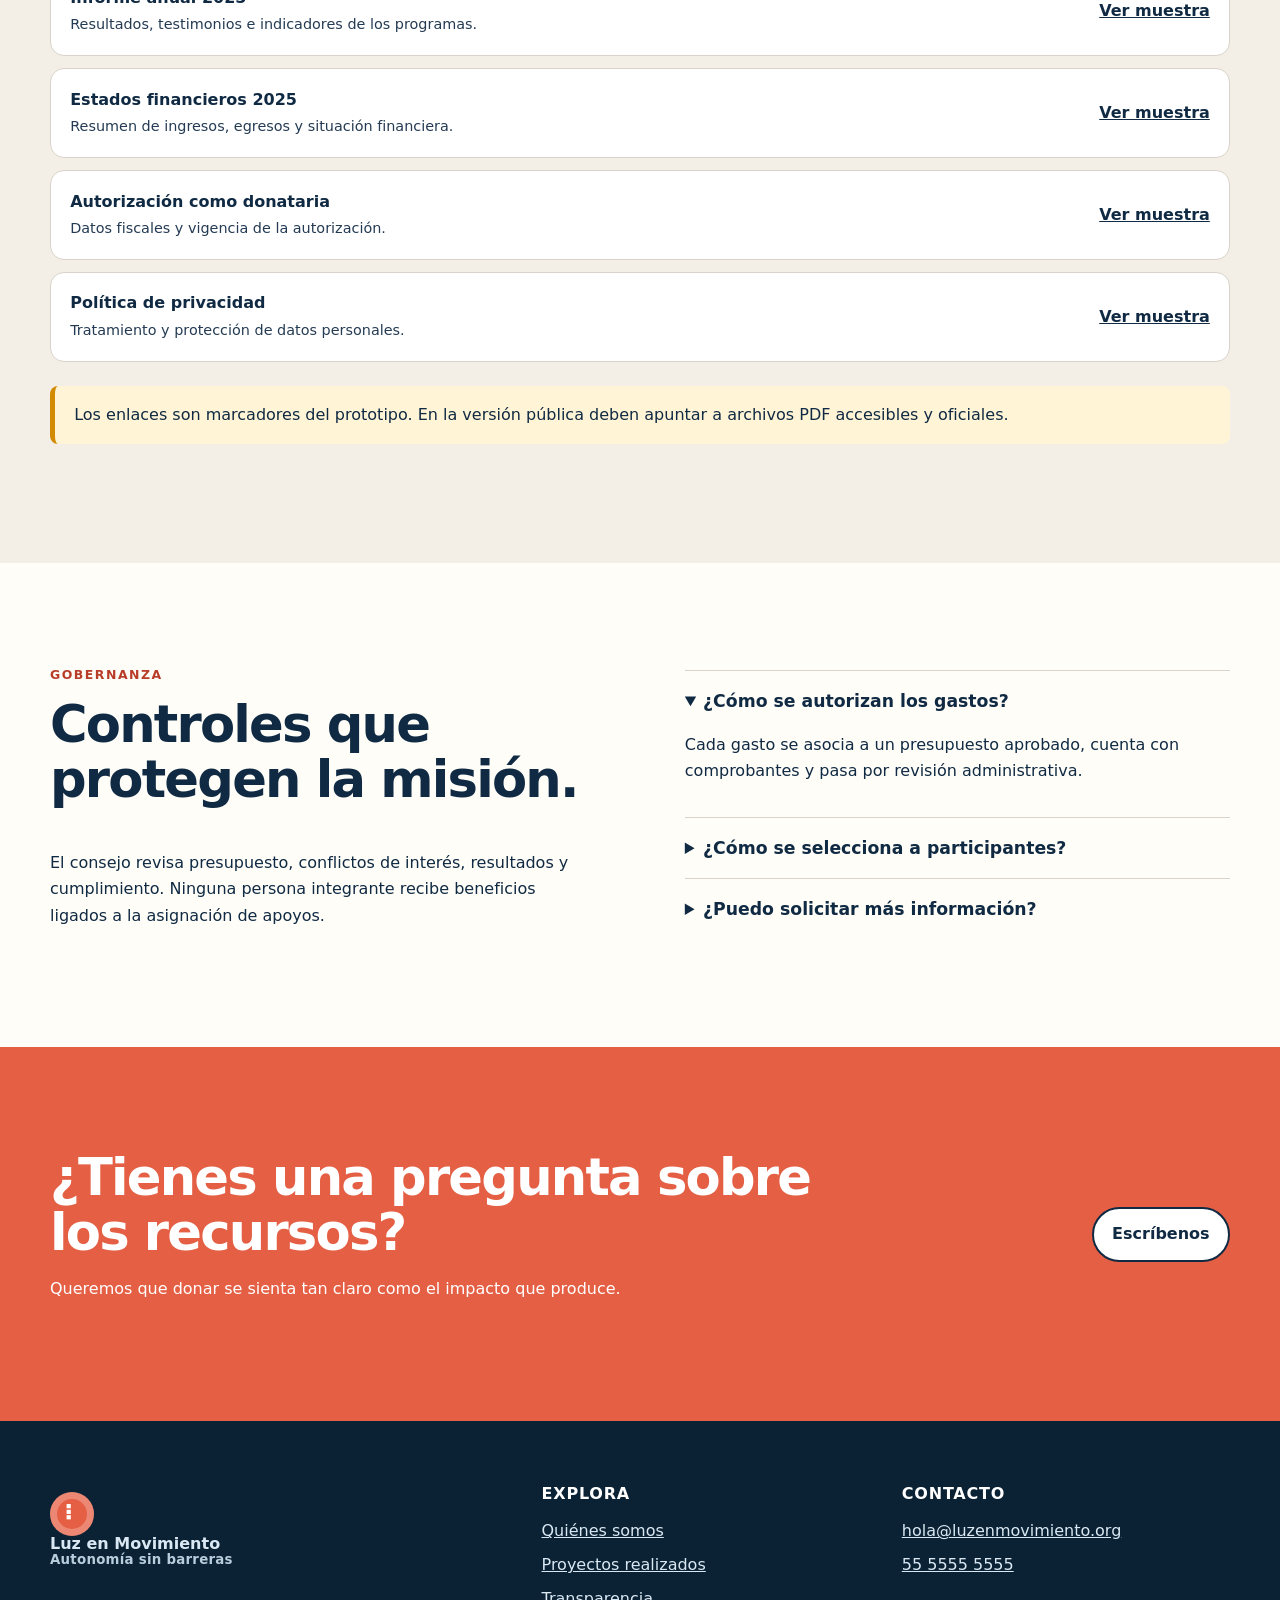
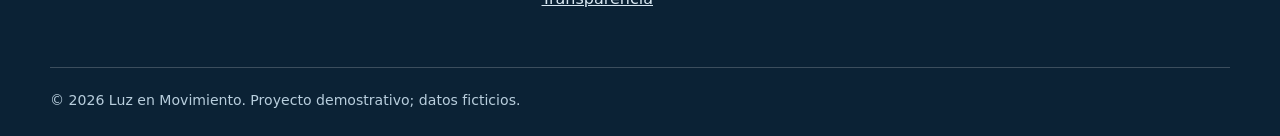
<file: transparencia.html>
<!doctype html><html lang="es-MX"><head><meta charset="utf-8"><meta name="viewport" content="width=device-width,initial-scale=1"><meta name="description" content="Transparencia y rendición de cuentas de Luz en Movimiento."><title>Transparencia | Luz en Movimiento</title><link rel="stylesheet" href="assets/styles.css"></head><body>
<a class="skip-link" href="#contenido">Saltar al contenido principal</a><div class="topbar"><div class="container"><span>Sitio demostrativo de una donataria incluyente</span><div class="accessibility"><span>Accesibilidad:</span><button type="button" data-action="text">A+</button><button type="button" data-action="contrast">◐ Contraste</button></div></div></div>
<header class="site-header"><div class="container nav-wrap"><a class="brand" href="index.html"><span class="brand-mark">⠇</span><span>Luz en Movimiento<small>Autonomía sin barreras</small></span></a><button class="menu-toggle" type="button" aria-expanded="false" aria-controls="principal">☰ Menú</button><nav id="principal" class="site-nav"><a href="index.html">Inicio</a><a href="quienes-somos.html">Quiénes somos</a><a href="proyectos.html">Proyectos</a><a href="transparencia.html" aria-current="page">Transparencia</a><a class="button button-coral" href="sumate.html">Súmate</a></nav></div></header>
<main id="contenido"><header class="page-hero"><div class="container"><div class="breadcrumbs"><a href="index.html">Inicio</a> / Transparencia</div><p class="eyebrow">Cuentas claras</p><h1>Tu confianza también se cuida.</h1><p class="lead">Presentamos de forma sencilla de dónde vienen los recursos, cómo se utilizan y qué resultados generan.</p></div></header>
<section id="recursos"><div class="container split"><div><p class="eyebrow">Ejercicio ilustrativo 2025</p><h2>82% directo a programas.</h2><p class="lead">Por cada $100 recibidos, $82 financiaron atención, formación y apoyos para participantes. Los datos de esta página son ejemplos para visualizar el diseño.</p><div class="notice"><strong>Aviso:</strong> esta asociación, sus registros y cifras son ficticios. Antes de publicar un sitio real, deben sustituirse por información legal y financiera verificada.</div></div><div class="money-box"><div class="money-row"><div class="money-label"><span>Programas y atención</span><span>$2,214,000</span></div><div class="bar"><span style="width:82%"></span></div></div><div class="money-row"><div class="money-label"><span>Operación institucional</span><span>$297,000</span></div><div class="bar"><span style="width:11%;background:var(--aqua)"></span></div></div><div class="money-row"><div class="money-label"><span>Comunicación y recaudación</span><span>$189,000</span></div><div class="bar"><span style="width:7%;background:var(--gold)"></span></div></div><p><strong>Total ejercido: $2,700,000 MXN</strong></p></div></div></section>
<section class="soft"><div class="container"><div class="section-head"><div><p class="eyebrow">Documentos</p><h2>Información para consultar.</h2></div></div><div class="document-list"><div class="document"><div><strong>Informe anual 2025</strong><br><span>Resultados, testimonios e indicadores de los programas.</span></div><a href="#aviso-documentos" aria-describedby="aviso-documentos">Ver muestra</a></div><div class="document"><div><strong>Estados financieros 2025</strong><br><span>Resumen de ingresos, egresos y situación financiera.</span></div><a href="#aviso-documentos" aria-describedby="aviso-documentos">Ver muestra</a></div><div class="document"><div><strong>Autorización como donataria</strong><br><span>Datos fiscales y vigencia de la autorización.</span></div><a href="#aviso-documentos" aria-describedby="aviso-documentos">Ver muestra</a></div><div class="document"><div><strong>Política de privacidad</strong><br><span>Tratamiento y protección de datos personales.</span></div><a href="#aviso-documentos" aria-describedby="aviso-documentos">Ver muestra</a></div></div><p id="aviso-documentos" class="notice" style="margin-top:1.5rem">Los enlaces son marcadores del prototipo. En la versión pública deben apuntar a archivos PDF accesibles y oficiales.</p></div></section>
<section><div class="container split"><div><p class="eyebrow">Gobernanza</p><h2>Controles que protegen la misión.</h2><p>El consejo revisa presupuesto, conflictos de interés, resultados y cumplimiento. Ninguna persona integrante recibe beneficios ligados a la asignación de apoyos.</p></div><div><details open><summary>¿Cómo se autorizan los gastos?</summary><p>Cada gasto se asocia a un presupuesto aprobado, cuenta con comprobantes y pasa por revisión administrativa.</p></details><details><summary>¿Cómo se selecciona a participantes?</summary><p>Con criterios públicos, entrevistas de necesidades y disponibilidad del programa, sin condicionar la atención a donativos.</p></details><details><summary>¿Puedo solicitar más información?</summary><p>Sí. Escribe a transparencia@luzenmovimiento.org y solicita el documento o dato que necesites.</p></details></div></div></section>
<section class="cta"><div class="container"><div><h2>¿Tienes una pregunta sobre los recursos?</h2><p>Queremos que donar se sienta tan claro como el impacto que produce.</p></div><a class="button button-light" href="sumate.html#contacto">Escríbenos</a></div></section></main>
<footer class="site-footer"><div class="container"><div class="footer-grid"><div><a class="brand" href="index.html"><span class="brand-mark">⠇</span><span>Luz en Movimiento<small style="color:#b8cedd">Autonomía sin barreras</small></span></a></div><div><h3>Explora</h3><a href="quienes-somos.html">Quiénes somos</a><a href="proyectos.html">Proyectos realizados</a><a href="transparencia.html">Transparencia</a></div><div><h3>Contacto</h3><a href="mailto:hola@luzenmovimiento.org">hola@luzenmovimiento.org</a><a href="tel:+525555555555">55 5555 5555</a></div></div><div class="footer-bottom">© <span data-year></span> Luz en Movimiento. Proyecto demostrativo; datos ficticios.</div></div></footer><script src="assets/main.js"></script></body></html>
</file>
<file: assets/styles.css>
:root {
  --ink: #102a43;
  --ink-2: #243b53;
  --paper: #fffdf8;
  --sand: #f4efe6;
  --coral: #e45f44;
  --coral-dark: #b83d28;
  --aqua: #3bb8a0;
  --aqua-pale: #dff6f0;
  --gold: #f2bd5a;
  --white: #fff;
  --line: #d8d2c8;
  --shadow: 0 18px 50px rgba(16, 42, 67, .12);
  --radius: 22px;
  --max: 1180px;
}

* { box-sizing: border-box; }
html { scroll-behavior: smooth; }
body {
  margin: 0;
  color: var(--ink);
  background: var(--paper);
  font-family: Inter, ui-sans-serif, system-ui, -apple-system, BlinkMacSystemFont, "Segoe UI", sans-serif;
  line-height: 1.65;
}
body.large-text { font-size: 1.15rem; }
body.high-contrast { --ink: #000; --ink-2: #111; --paper: #fff; --sand: #f3f3f3; --coral: #b21f09; --coral-dark: #740f00; --aqua: #087e69; --aqua-pale: #d8fff7; --line: #000; }
img { display: block; max-width: 100%; }
a { color: inherit; }
button, input, select, textarea { font: inherit; }
button, .button { cursor: pointer; }
:focus-visible { outline: 4px solid var(--gold); outline-offset: 4px; }
.skip-link { position: fixed; top: -100px; left: 1rem; z-index: 100; background: var(--ink); color: #fff; padding: .8rem 1rem; border-radius: 8px; }
.skip-link:focus { top: 1rem; }
.container { width: min(var(--max), calc(100% - 2rem)); margin-inline: auto; }
.eyebrow { margin: 0 0 .7rem; color: var(--coral-dark); font-weight: 850; letter-spacing: .12em; text-transform: uppercase; font-size: .78rem; }
h1, h2, h3 { margin-top: 0; line-height: 1.08; letter-spacing: -.035em; }
h1 { font-size: clamp(2.6rem, 6vw, 5.7rem); max-width: 860px; }
h2 { font-size: clamp(2rem, 4vw, 3.6rem); }
h3 { font-size: 1.35rem; }
.lead { font-size: clamp(1.08rem, 2vw, 1.3rem); color: var(--ink-2); max-width: 720px; }
.button { display: inline-flex; justify-content: center; align-items: center; gap: .55rem; min-height: 48px; padding: .75rem 1.15rem; border: 2px solid var(--ink); border-radius: 999px; text-decoration: none; font-weight: 800; background: var(--ink); color: #fff; transition: transform .2s, box-shadow .2s, background .2s; }
.button:hover { transform: translateY(-2px); box-shadow: 0 8px 0 rgba(16,42,67,.14); }
.button-coral { background: var(--coral); border-color: var(--coral); }
.button-light { background: #fff; color: var(--ink); }
.text-link { font-weight: 850; text-underline-offset: 4px; text-decoration-thickness: 2px; }

.topbar { background: var(--ink); color: #fff; font-size: .9rem; }
.topbar .container { min-height: 38px; display: flex; align-items: center; justify-content: space-between; gap: 1rem; }
.accessibility { display: flex; align-items: center; gap: .35rem; }
.accessibility button { border: 1px solid rgba(255,255,255,.55); color: #fff; background: transparent; border-radius: 6px; padding: .18rem .48rem; }
.site-header { position: sticky; top: 0; z-index: 20; background: rgba(255,253,248,.95); border-bottom: 1px solid var(--line); backdrop-filter: blur(12px); }
.nav-wrap { min-height: 82px; display: flex; justify-content: space-between; align-items: center; gap: 1rem; }
.brand { display: flex; align-items: center; gap: .75rem; text-decoration: none; font-weight: 900; line-height: 1.05; }
.brand-mark { width: 44px; height: 44px; border-radius: 50%; background: var(--coral); display: grid; place-items: center; color: #fff; font-size: 1.35rem; box-shadow: inset 0 0 0 7px rgba(255,255,255,.25); }
.brand small { display: block; font-weight: 650; color: var(--ink-2); letter-spacing: .02em; }
.site-nav { display: flex; align-items: center; gap: .25rem; }
.site-nav a { padding: .65rem .7rem; text-decoration: none; font-weight: 750; border-radius: 9px; }
.site-nav a:hover, .site-nav a[aria-current="page"] { background: var(--aqua-pale); text-decoration: underline; text-underline-offset: 5px; }
.menu-toggle { display: none; background: var(--ink); color: #fff; border: 0; border-radius: 9px; padding: .6rem .8rem; font-weight: 800; }

.hero { min-height: 650px; position: relative; display: grid; align-items: end; color: #fff; background: var(--ink); overflow: hidden; }
.hero img { position: absolute; inset: 0; width: 100%; height: 100%; object-fit: cover; object-position: center; opacity: .76; }
.hero::after { content: ""; position: absolute; inset: 0; background: linear-gradient(90deg, rgba(8,29,47,.94) 0%, rgba(8,29,47,.72) 40%, rgba(8,29,47,.08) 78%), linear-gradient(0deg, rgba(8,29,47,.72), transparent 45%); }
.hero-content { position: relative; z-index: 1; padding: 7rem 0 5rem; }
.hero h1 { margin-bottom: 1.25rem; }
.hero .lead { color: #fff; max-width: 630px; }
.hero-actions, .page-actions { display: flex; flex-wrap: wrap; gap: .8rem; margin-top: 2rem; }
.hero-note { margin-top: 1.4rem; font-weight: 700; }

.impact-strip { background: var(--aqua-pale); border-bottom: 1px solid #b1ded4; }
.stats { display: grid; grid-template-columns: repeat(4, 1fr); }
.stat { padding: 2rem 1.2rem; border-right: 1px solid #afdcd2; }
.stat:last-child { border: 0; }
.stat strong { display: block; font-size: clamp(1.8rem, 4vw, 3rem); line-height: 1; }
.stat span { display: block; margin-top: .55rem; font-weight: 700; }
section { padding: clamp(4rem, 8vw, 7.5rem) 0; }
.section-head { display: flex; align-items: end; justify-content: space-between; gap: 2rem; margin-bottom: 2.5rem; }
.section-head h2 { max-width: 760px; margin-bottom: 0; }
.grid-3 { display: grid; grid-template-columns: repeat(3, 1fr); gap: 1.25rem; }
.card { background: #fff; border: 1px solid var(--line); border-radius: var(--radius); padding: 1.6rem; box-shadow: 0 9px 24px rgba(16,42,67,.06); }
.card .icon { width: 50px; height: 50px; display: grid; place-items: center; border-radius: 14px; background: var(--aqua-pale); font-size: 1.4rem; margin-bottom: 1.2rem; }
.card p { color: var(--ink-2); }
.tag { display: inline-block; background: var(--sand); border-radius: 999px; padding: .3rem .65rem; font-size: .8rem; font-weight: 800; }
.soft { background: var(--sand); }
.split { display: grid; grid-template-columns: 1fr 1fr; align-items: center; gap: clamp(2rem, 7vw, 6rem); }
.quote-card { background: var(--ink); color: #fff; border-radius: 36px; padding: clamp(2rem, 5vw, 4rem); position: relative; overflow: hidden; }
.quote-card::before { content: "⠇⠥⠵"; position: absolute; right: -10px; top: -35px; font-size: 9rem; opacity: .08; }
.quote-card blockquote { margin: 0; font-size: clamp(1.5rem, 3vw, 2.5rem); line-height: 1.25; font-weight: 750; }
.quote-card cite { display: block; margin-top: 1.5rem; color: #c9eae3; font-style: normal; }
.money-box { background: #fff; border-radius: 28px; border: 1px solid var(--line); padding: 2rem; box-shadow: var(--shadow); }
.money-row { margin: 1.2rem 0; }
.money-label { display: flex; justify-content: space-between; gap: 1rem; font-weight: 800; }
.bar { height: 12px; margin-top: .45rem; background: var(--sand); border-radius: 99px; overflow: hidden; }
.bar span { display: block; height: 100%; background: var(--coral); border-radius: inherit; }

.page-hero { padding: clamp(5rem, 10vw, 9rem) 0 4rem; background: var(--sand); border-bottom: 1px solid var(--line); position: relative; overflow: hidden; }
.page-hero::after { content: "⠠⠇⠥⠵"; position: absolute; right: 4vw; bottom: -2rem; font-size: clamp(5rem, 15vw, 12rem); opacity: .07; font-weight: 900; }
.page-hero h1 { font-size: clamp(2.8rem, 6vw, 5.2rem); margin-bottom: 1rem; }
.breadcrumbs { margin-bottom: 2rem; font-weight: 700; font-size: .9rem; }
.breadcrumbs a { text-underline-offset: 3px; }
.values { display: grid; grid-template-columns: repeat(2, 1fr); gap: 1rem; }
.value { border-left: 5px solid var(--coral); padding: 1.2rem 1.4rem; background: #fff; border-radius: 0 16px 16px 0; }
.team-grid { display: grid; grid-template-columns: repeat(3, 1fr); gap: 1.25rem; }
.avatar { width: 72px; height: 72px; border-radius: 50%; display: grid; place-items: center; background: var(--aqua-pale); font-size: 1.7rem; font-weight: 900; margin-bottom: 1rem; }

.filter-bar { display: flex; flex-wrap: wrap; gap: .6rem; margin-bottom: 2rem; }
.filter { border: 2px solid var(--ink); border-radius: 999px; background: transparent; padding: .55rem .9rem; font-weight: 800; color: var(--ink); }
.filter.active { background: var(--ink); color: #fff; }
.project-card { display: flex; flex-direction: column; }
.project-card[hidden] { display: none; }
.project-gallery { position: relative; margin: -1.6rem -1.6rem 1.35rem; overflow: hidden; border-radius: var(--radius) var(--radius) 0 0; background: var(--ink); }
.project-slides { position: relative; aspect-ratio: 3 / 2; }
.project-slide { position: absolute; inset: 0; width: 100%; height: 100%; object-fit: cover; opacity: 0; visibility: hidden; transition: opacity .35s ease; }
.project-slide.active { opacity: 1; visibility: visible; }
.gallery-button { position: absolute; z-index: 2; top: 50%; transform: translateY(-50%); width: 42px; height: 42px; display: grid; place-items: center; border: 2px solid #fff; border-radius: 50%; background: rgba(11,34,53,.84); color: #fff; font-size: 1.4rem; font-weight: 900; box-shadow: 0 4px 14px rgba(0,0,0,.25); }
.gallery-button:hover { background: var(--coral); }
.gallery-prev { left: .7rem; }
.gallery-next { right: .7rem; }
.gallery-dots { position: absolute; z-index: 2; left: 50%; bottom: .75rem; transform: translateX(-50%); display: flex; gap: .4rem; padding: .35rem .55rem; border-radius: 999px; background: rgba(11,34,53,.72); }
.gallery-dot { width: 9px; height: 9px; padding: 0; border: 1px solid #fff; border-radius: 50%; background: transparent; }
.gallery-dot.active { background: #fff; }
.gallery-count { position: absolute; z-index: 2; top: .7rem; right: .7rem; padding: .2rem .55rem; border-radius: 999px; background: rgba(11,34,53,.78); color: #fff; font-size: .75rem; font-weight: 850; }
.project-meta { display: flex; gap: .5rem; flex-wrap: wrap; margin-bottom: 1rem; }
.project-number { font-size: 2.5rem; font-weight: 900; color: var(--coral-dark); line-height: 1; margin: .3rem 0 1rem; }
.project-card .text-link { margin-top: auto; }

.document-list { display: grid; gap: .75rem; }
.document { display: flex; justify-content: space-between; align-items: center; gap: 1rem; padding: 1.1rem 1.2rem; border: 1px solid var(--line); border-radius: 14px; background: #fff; }
.document span { color: var(--ink-2); font-size: .9rem; }
.document a { font-weight: 850; }
.notice { padding: 1rem 1.2rem; background: #fff4d6; border-left: 5px solid #d28a00; border-radius: 8px; }

.donation-layout { display: grid; grid-template-columns: .9fr 1.1fr; gap: 2rem; align-items: start; }
.amounts { display: grid; grid-template-columns: repeat(3, 1fr); gap: .7rem; margin: 1.5rem 0; }
.amount { border: 2px solid var(--ink); background: #fff; color: var(--ink); padding: .8rem .3rem; border-radius: 12px; font-weight: 900; }
.amount.active { background: var(--ink); color: #fff; }
.impact-result { background: var(--aqua-pale); border-radius: 16px; padding: 1rem 1.2rem; font-weight: 750; min-height: 82px; }
.form-grid { display: grid; grid-template-columns: 1fr 1fr; gap: 1rem; }
label { display: block; font-weight: 800; margin-bottom: .35rem; }
input, select, textarea { width: 100%; border: 2px solid #9aa5b1; border-radius: 10px; padding: .75rem; background: #fff; color: var(--ink); }
textarea { min-height: 130px; resize: vertical; }
.full { grid-column: 1 / -1; }
.form-status { margin-top: 1rem; padding: .8rem; border-radius: 8px; background: var(--aqua-pale); display: none; font-weight: 750; }
.form-status.show { display: block; }
details { border-top: 1px solid var(--line); padding: 1rem 0; }
summary { cursor: pointer; font-weight: 850; font-size: 1.08rem; }

.cta { background: var(--coral); color: #fff; }
.cta .container { display: flex; align-items: center; justify-content: space-between; gap: 2rem; }
.cta h2 { margin-bottom: .6rem; max-width: 780px; }
.site-footer { background: #0b2235; color: #fff; padding: 4rem 0 1.5rem; }
.footer-grid { display: grid; grid-template-columns: 1.4fr 1fr 1fr; gap: 2rem; }
.footer-grid h3 { font-size: 1rem; letter-spacing: .05em; text-transform: uppercase; }
.footer-grid a { display: block; margin: .45rem 0; color: #d9e8f2; }
.footer-bottom { border-top: 1px solid rgba(255,255,255,.2); margin-top: 3rem; padding-top: 1.3rem; color: #b8cedd; font-size: .88rem; }

@media (max-width: 850px) {
  .menu-toggle { display: block; }
  .site-nav { position: absolute; display: none; top: 120px; left: 1rem; right: 1rem; padding: 1rem; border: 1px solid var(--line); border-radius: 16px; box-shadow: var(--shadow); background: var(--paper); flex-direction: column; align-items: stretch; }
  .site-nav.open { display: flex; }
  .site-nav a { padding: .85rem; }
  .stats { grid-template-columns: 1fr 1fr; }
  .stat:nth-child(2) { border-right: 0; }
  .stat:nth-child(-n+2) { border-bottom: 1px solid #afdcd2; }
  .grid-3, .team-grid { grid-template-columns: 1fr 1fr; }
  .split, .donation-layout { grid-template-columns: 1fr; }
  .cta .container { display: block; }
  .cta .button { margin-top: 1rem; }
}
@media (max-width: 580px) {
  .topbar .container > span { display: none; }
  .brand small { display: none; }
  .hero { min-height: 620px; }
  .hero::after { background: linear-gradient(0deg, rgba(8,29,47,.98) 0%, rgba(8,29,47,.73) 65%, rgba(8,29,47,.2)); }
  .hero img { object-position: 64% center; }
  .grid-3, .team-grid, .values, .footer-grid, .form-grid { grid-template-columns: 1fr; }
  .full { grid-column: auto; }
  .section-head { display: block; }
  .section-head .text-link { display: inline-block; margin-top: 1rem; }
  .document { align-items: flex-start; flex-direction: column; }
}

@media (prefers-reduced-motion: reduce) {
  *, *::before, *::after { scroll-behavior: auto !important; transition: none !important; }
}
</file>
